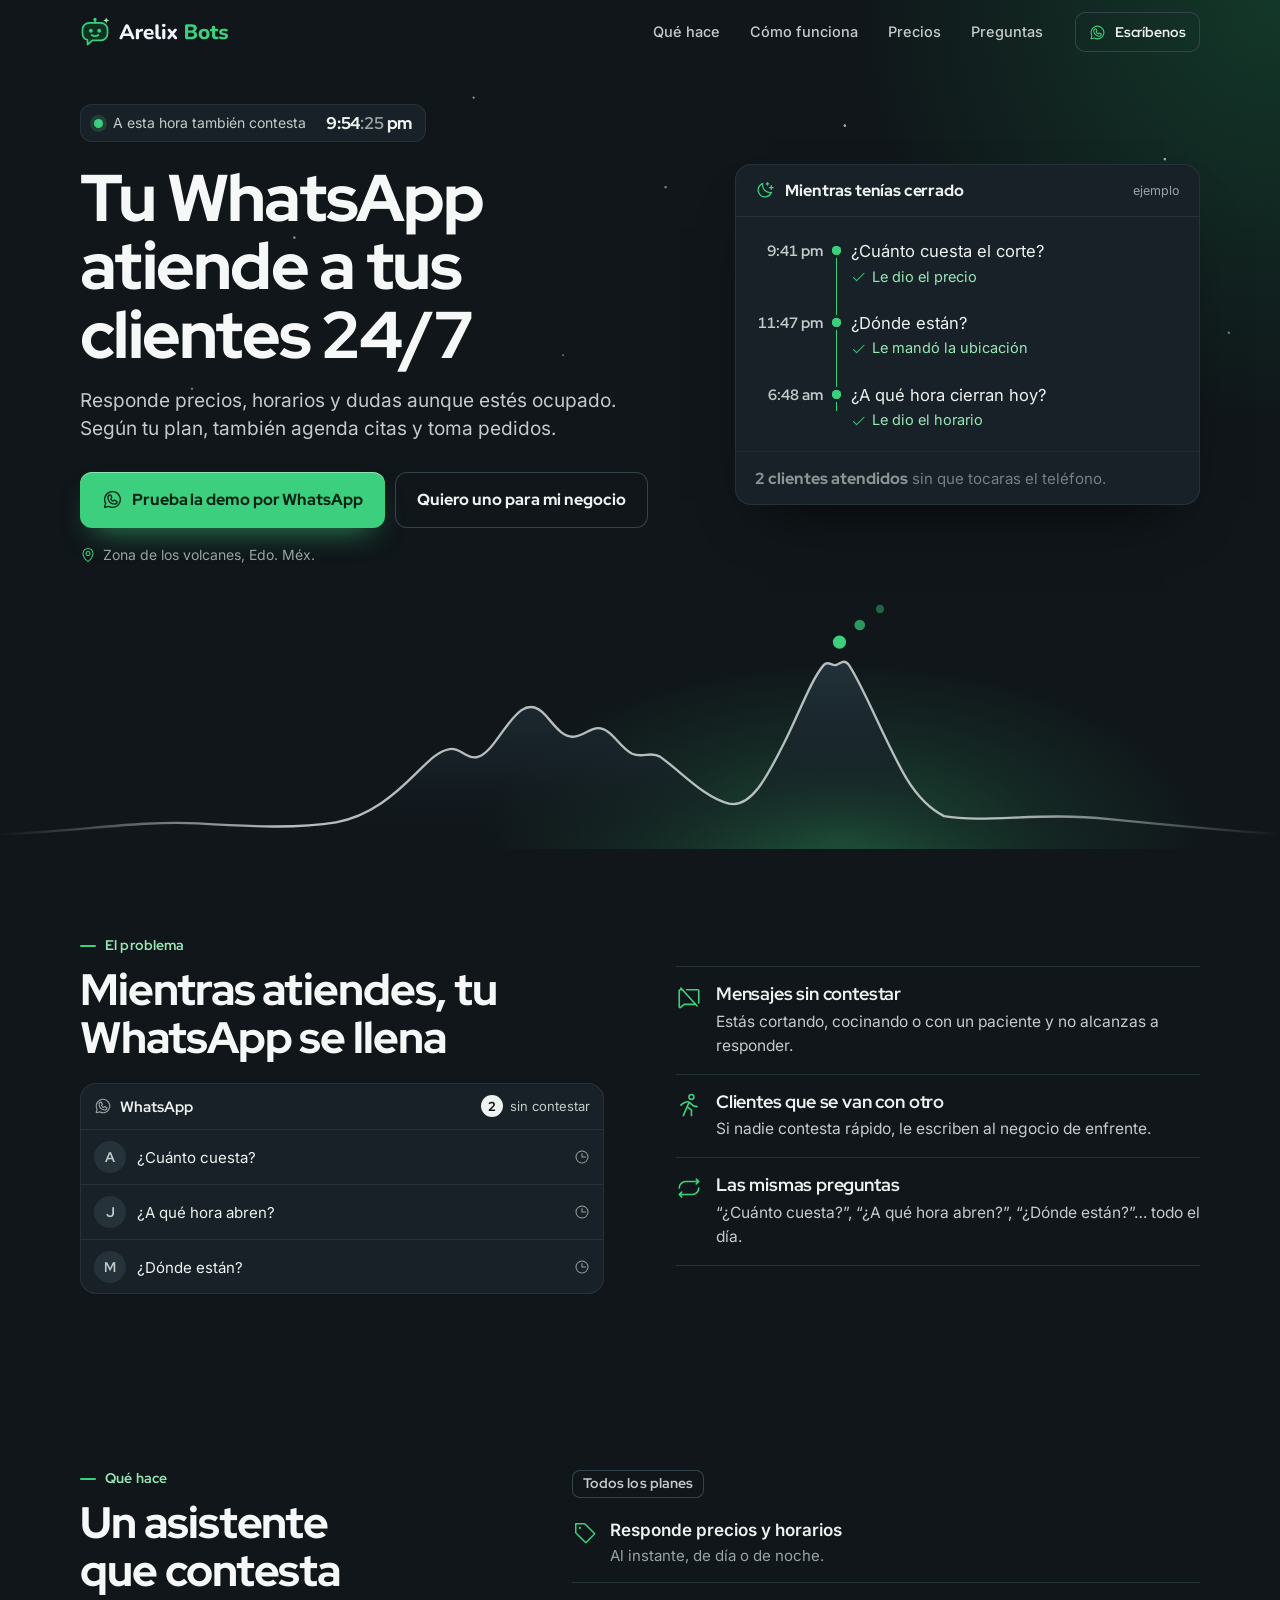
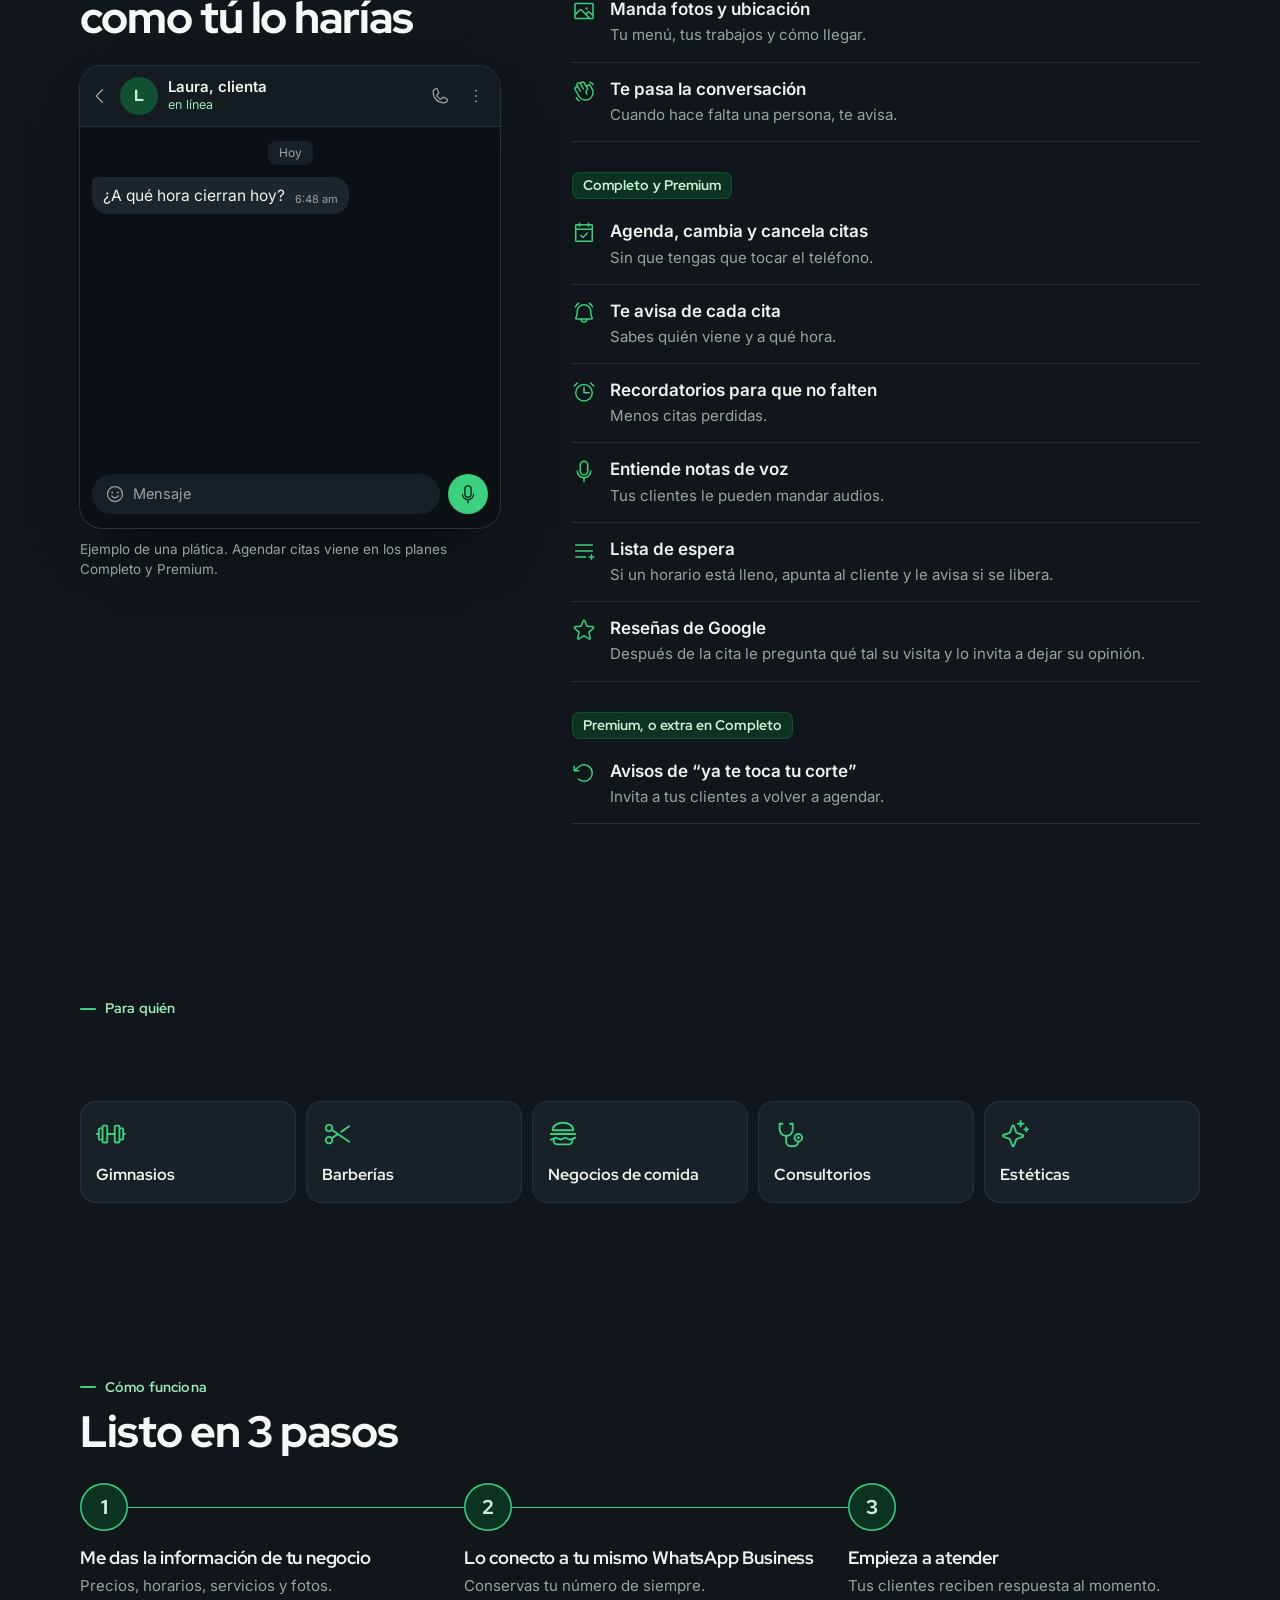
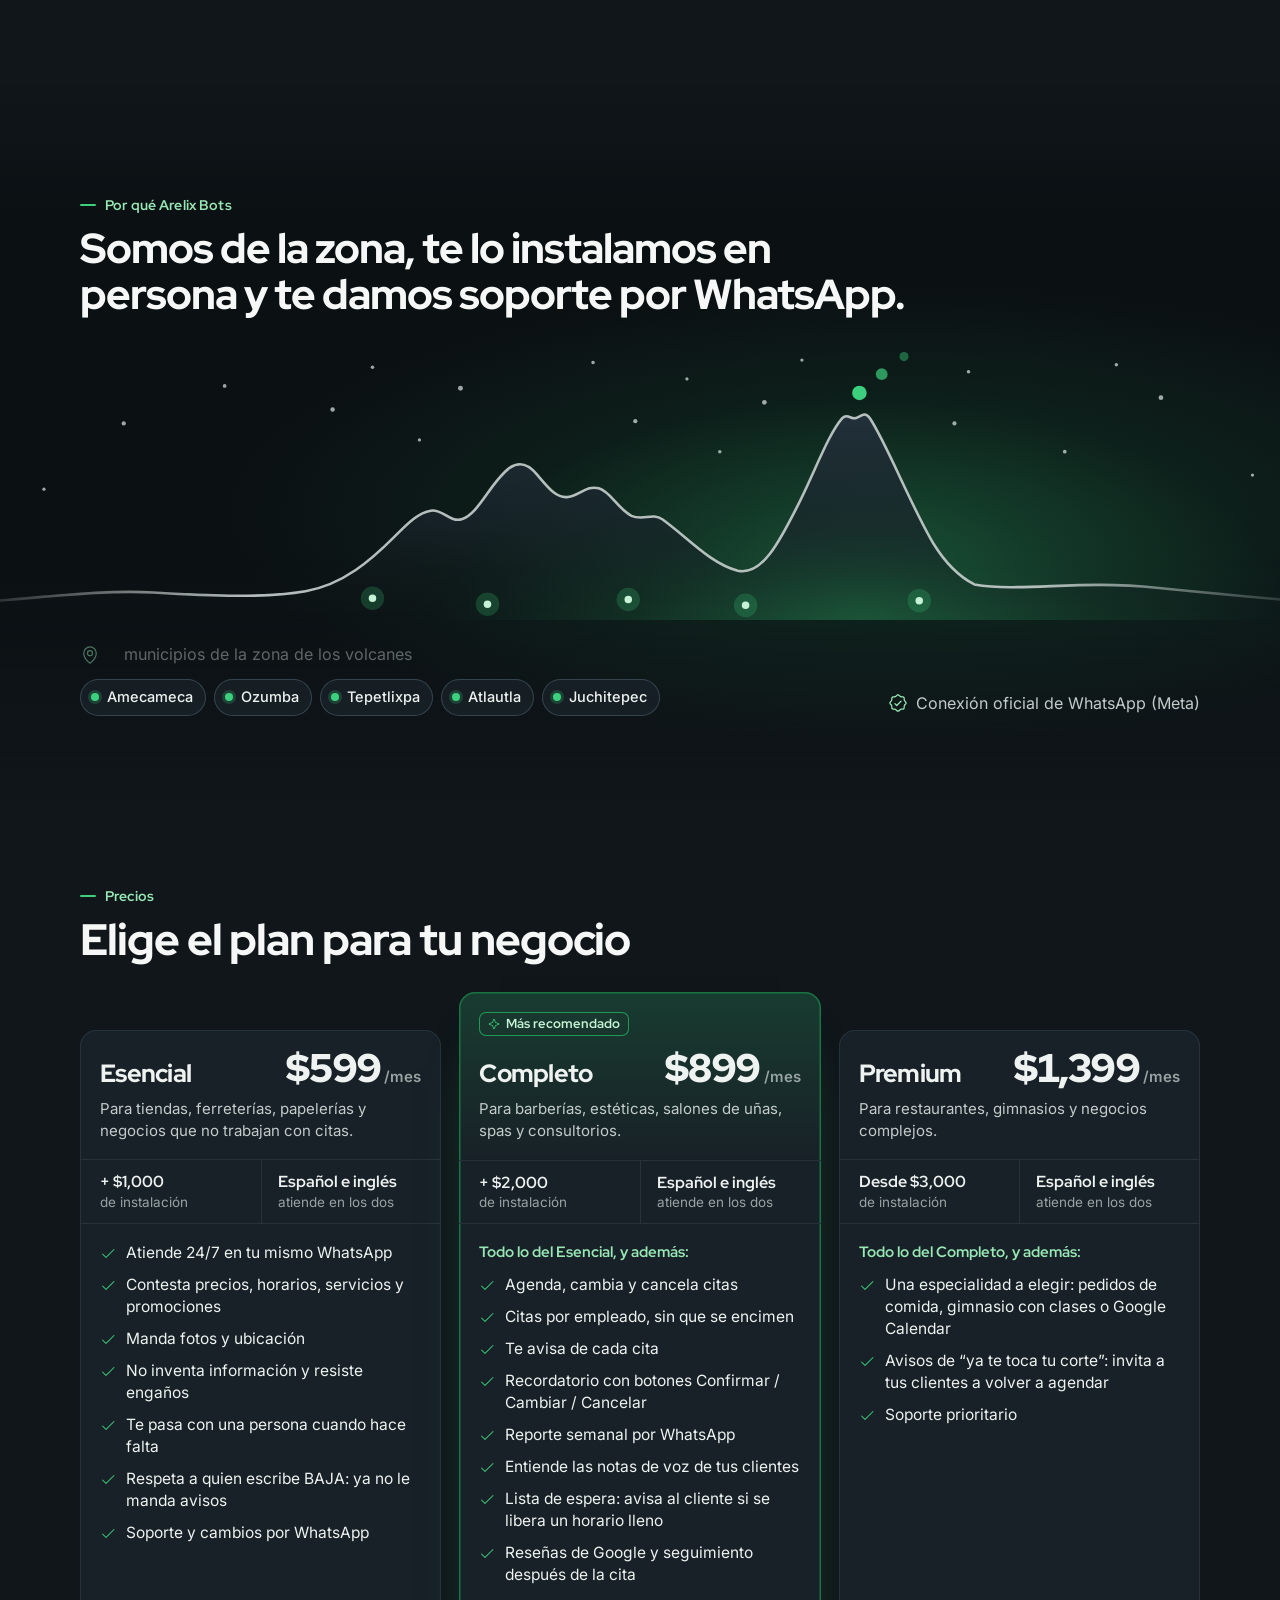
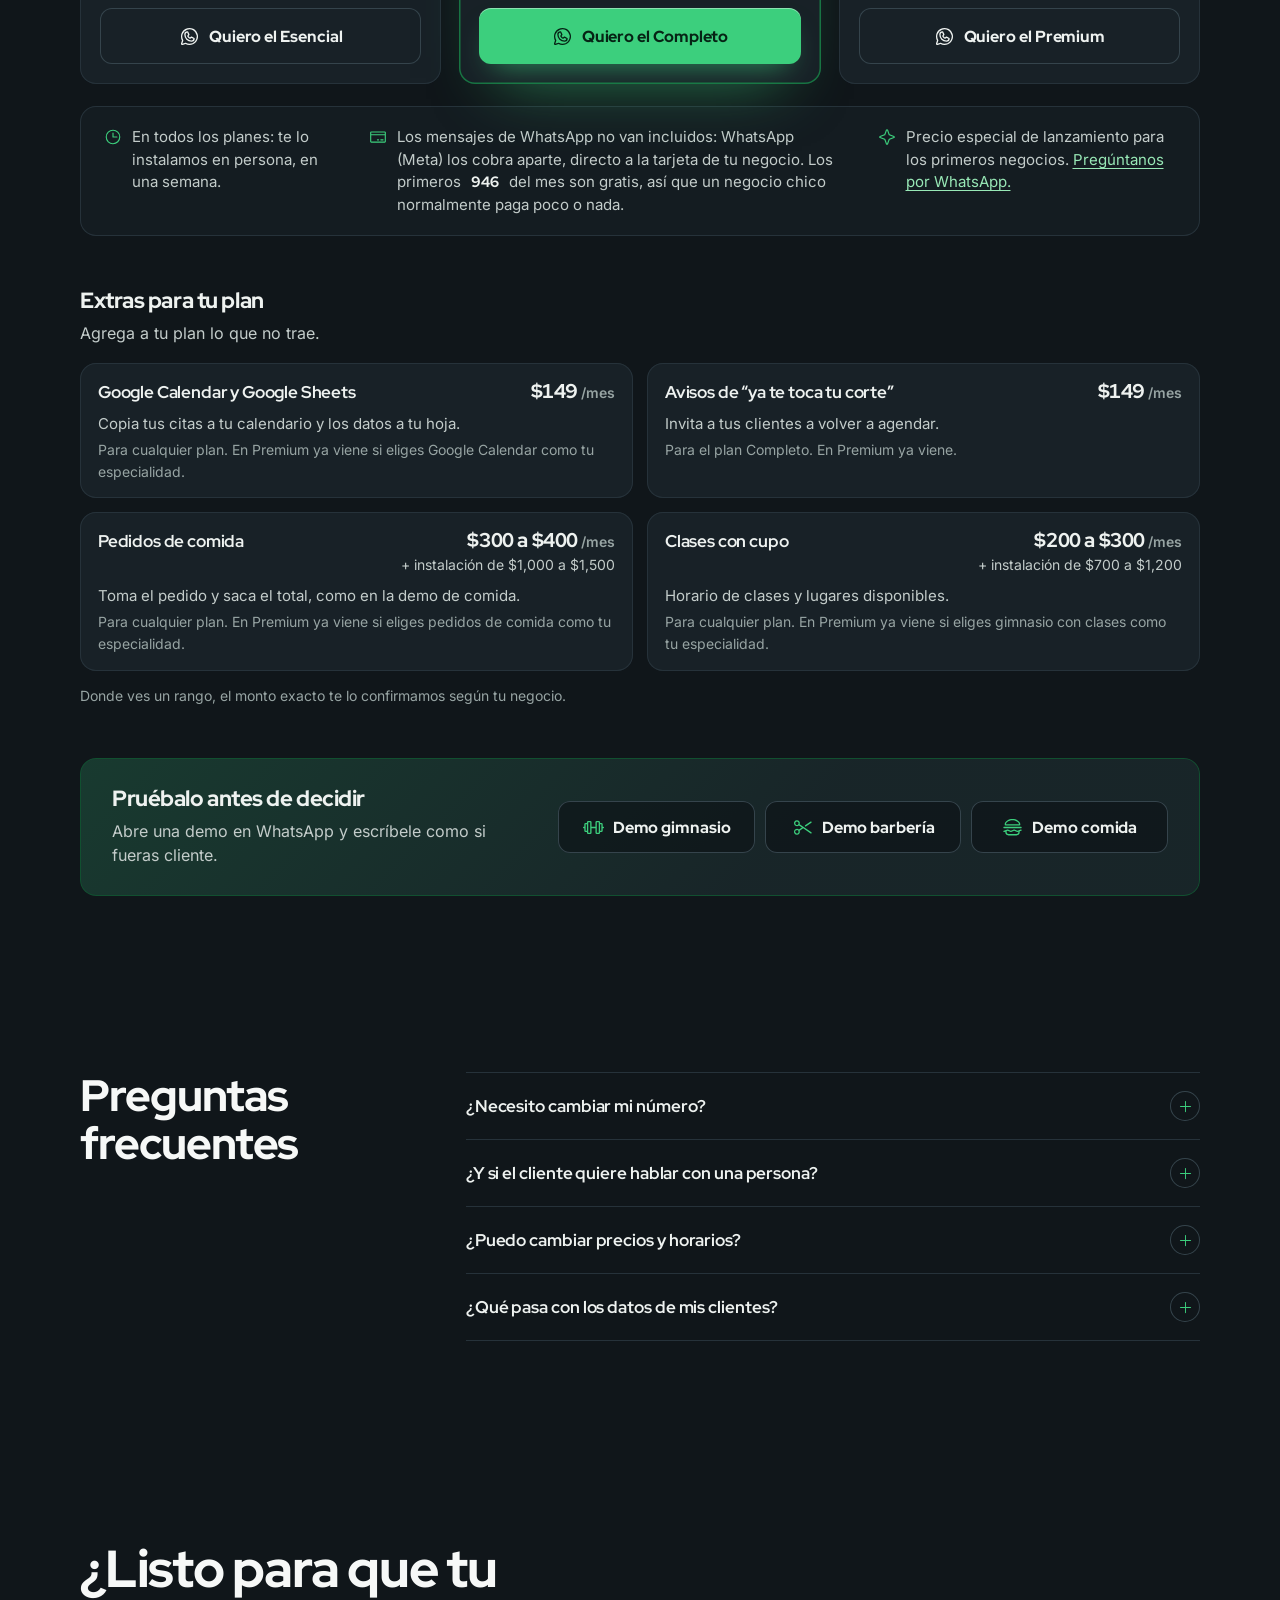
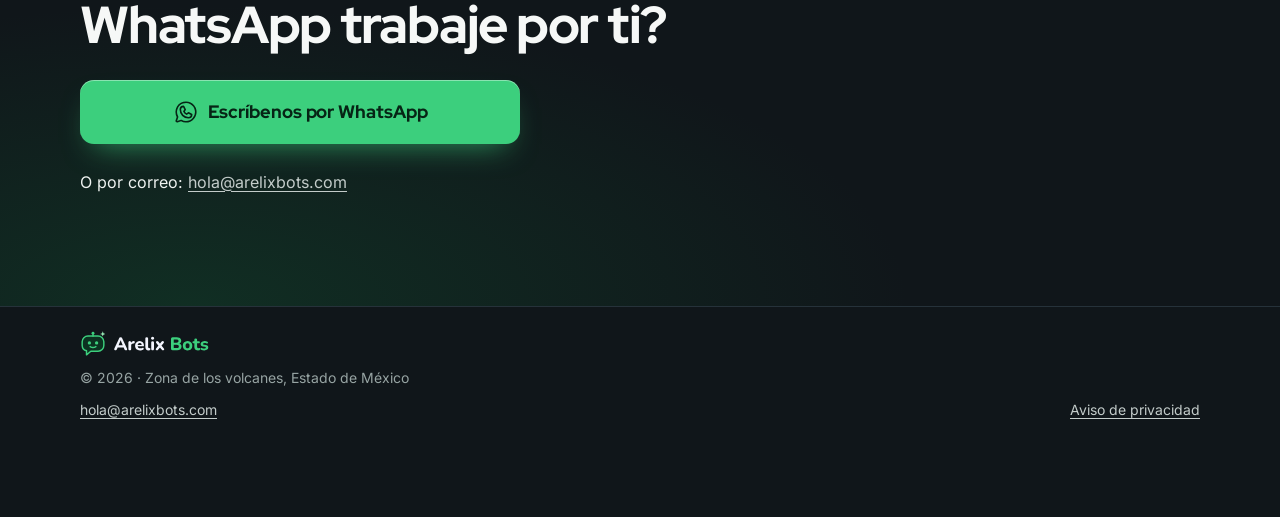
<file: index.html>
<!DOCTYPE html>
<html lang="es-MX">
<head>
<meta charset="utf-8">
<meta name="viewport" content="width=device-width, initial-scale=1">
<title>Arelix Bots · Asistentes de WhatsApp para tu negocio</title>
<meta name="description" content="Tu WhatsApp atiende a tus clientes 24/7: responde precios, horarios y dudas aunque estés ocupado. Según tu plan, también agenda citas y toma pedidos. Instalación en persona en la zona de los volcanes, Edo. Méx.">
<meta name="theme-color" content="#10161a">
<meta name="color-scheme" content="dark">
<link rel="canonical" href="https://www.arelixbots.com/">
<link rel="icon" href="favicon.svg" type="image/svg+xml">
<link rel="icon" href="favicon.ico" sizes="32x32">
<link rel="apple-touch-icon" href="apple-touch-icon.png">
<meta property="og:type" content="website">
<meta property="og:locale" content="es_MX">
<meta property="og:site_name" content="Arelix Bots">
<meta property="og:title" content="Arelix Bots · Tu WhatsApp atiende a tus clientes 24/7">
<meta property="og:description" content="Responde precios, horarios y dudas aunque estés ocupado. Según tu plan, también agenda citas y toma pedidos. Instalación en persona en la zona de los volcanes, Edo. Méx.">
<meta property="og:url" content="https://www.arelixbots.com/">
<meta property="og:image" content="https://www.arelixbots.com/og-image.png">
<meta property="og:image:width" content="1200">
<meta property="og:image:height" content="630">
<meta property="og:image:alt" content="Arelix Bots: tu WhatsApp atiende a tus clientes 24/7">
<meta name="twitter:card" content="summary_large_image">
<link rel="preload" href="assets/fonts/red-hat-display-latin.woff2" as="font" type="font/woff2" crossorigin>
<link rel="preload" href="assets/fonts/inter-latin.woff2" as="font" type="font/woff2" crossorigin>
<link rel="stylesheet" href="assets/css/styles.css?v=3">
<!-- Las animaciones solo se preparan si el celular las permite; si el archivo de abajo no carga, la página se queda completa y quieta. -->
<script>!function(d,w){try{if('IntersectionObserver'in w&&!w.matchMedia('(prefers-reduced-motion: reduce)').matches){d.classList.add('anim');w.__arelix=setTimeout(function(){d.classList.remove('anim')},6000)}}catch(e){}}(document.documentElement,window)</script>
<script src="assets/js/main.js?v=3" defer onerror="document.documentElement.classList.remove('anim')"></script>
</head>
<body>
<svg class="sprite" aria-hidden="true" focusable="false" width="0" height="0"><defs><linearGradient id="g-linea" gradientUnits="userSpaceOnUse" x1="0" y1="0" x2="1200" y2="0"><stop offset="0" stop-color="#c3ccca" stop-opacity="0"/><stop offset=".22" stop-color="#c3ccca" stop-opacity=".92"/><stop offset=".78" stop-color="#c3ccca" stop-opacity=".92"/><stop offset="1" stop-color="#c3ccca" stop-opacity="0"/></linearGradient><linearGradient id="g-falda" x1="0" y1="0" x2="0" y2="1"><stop offset="0" stop-color="#22313a"/><stop offset=".55" stop-color="#18232a" stop-opacity=".7"/><stop offset="1" stop-color="#10161a" stop-opacity="0"/></linearGradient><radialGradient id="g-alba"><stop offset="0" stop-color="#3ccf7d" stop-opacity=".3"/><stop offset=".55" stop-color="#3ccf7d" stop-opacity=".1"/><stop offset="1" stop-color="#3ccf7d" stop-opacity="0"/></radialGradient><path id="cresta" pathLength="1" d="M0 226C70 224 130 213 185 216C235 219 280 221 315 215C347.2 209.2 370.5 188.7 391 168.2C402.7 156.5 411.5 147.8 421.7 146.3C431.9 144.8 437.8 156.5 448 153.6C462.6 149.2 472.8 121.5 488.9 109.8C497.7 103.9 505 106.8 512.3 115.6C521.1 125.8 528.4 136.1 538.6 134.6C548.8 133.2 554.7 124.4 564.9 127.3C575.1 130.2 581 144.8 592.7 150.7C602.9 155.1 610.2 147.8 619 153.6C639.5 168.2 659.9 191.6 683.3 197.5C703.8 201.8 718.4 174.1 735.9 139C749.1 112.7 760.8 80.5 772.4 67.4C776.8 63 779.8 68.8 784.1 67.4C788.5 65.9 791.4 61.5 795.8 67.4C810.4 89.3 829.4 139 849.9 174.1C861.6 193.1 873.3 203.3 885 209.2C925 216 975 205 1040 212C1100 218 1150 223 1200 226"/><path id="falda" d="M0 226C70 224 130 213 185 216C235 219 280 221 315 215C347.2 209.2 370.5 188.7 391 168.2C402.7 156.5 411.5 147.8 421.7 146.3C431.9 144.8 437.8 156.5 448 153.6C462.6 149.2 472.8 121.5 488.9 109.8C497.7 103.9 505 106.8 512.3 115.6C521.1 125.8 528.4 136.1 538.6 134.6C548.8 133.2 554.7 124.4 564.9 127.3C575.1 130.2 581 144.8 592.7 150.7C602.9 155.1 610.2 147.8 619 153.6C639.5 168.2 659.9 191.6 683.3 197.5C703.8 201.8 718.4 174.1 735.9 139C749.1 112.7 760.8 80.5 772.4 67.4C776.8 63 779.8 68.8 784.1 67.4C788.5 65.9 791.4 61.5 795.8 67.4C810.4 89.3 829.4 139 849.9 174.1C861.6 193.1 873.3 203.3 885 209.2C925 216 975 205 1040 212C1100 218 1150 223 1200 226V240H0Z"/></defs><symbol id="logo" viewBox="0 0 178.9 36"><path d="M11 7h14a8 8 0 0 1 8 8v5a8 8 0 0 1-8 8H15l-6 5v-5.6A8 8 0 0 1 3 20v-5a8 8 0 0 1 8-8z" fill="#0c3221" stroke="#3ccf7d" stroke-width="2" stroke-linejoin="round"/><path d="M18 7V4" stroke="#3ccf7d" stroke-width="2" stroke-linecap="round"/><circle cx="18" cy="3" r="2" fill="#3ccf7d"/><circle cx="13" cy="16.5" r="2.3" fill="#3ccf7d"/><circle cx="23" cy="16.5" r="2.3" fill="#3ccf7d"/><path d="M14 21.6q4 2.8 8 0" stroke="#3ccf7d" stroke-width="2" fill="none" stroke-linecap="round"/><path d="M31.5.5l1 2.6 2.6 1-2.6 1-1 2.6-1-2.6-2.6-1 2.6-1z" fill="#98e8b6"/><path fill="#f3f5fe" d="M49.08 26.8Q48.38 26.8 47.94 26.47Q47.49 26.15 47.39 25.6Q47.29 25.04 47.6 24.35L54.07 10.22Q54.46 9.36 55.02 8.98Q55.58 8.6 56.31 8.6Q57.02 8.6 57.58 8.98Q58.14 9.36 58.53 10.22L65.02 24.35Q65.35 25.05 65.25 25.61Q65.16 26.17 64.73 26.49Q64.3 26.8 63.63 26.8Q62.78 26.8 62.32 26.4Q61.85 26 61.48 25.14L59.98 21.65L61.55 22.72H51.03L52.6 21.65L51.11 25.14Q50.73 26.02 50.31 26.41Q49.9 26.8 49.08 26.8ZM56.26 12.97 53.03 20.67 52.34 19.67H60.23L59.56 20.67L56.31 12.97ZM68.95 26.8Q68 26.8 67.5 26.3Q67 25.8 67 24.86V15.92Q67 14.98 67.48 14.49Q67.97 14 68.86 14Q69.75 14 70.23 14.49Q70.71 14.98 70.71 15.92V17.23H70.46Q70.76 15.72 71.8 14.89Q72.84 14.05 74.48 13.95Q75.1 13.92 75.44 14.27Q75.78 14.62 75.82 15.47Q75.85 16.24 75.49 16.7Q75.13 17.16 74.27 17.25L73.7 17.3Q72.26 17.43 71.57 18.14Q70.87 18.85 70.87 20.17V24.86Q70.87 25.8 70.38 26.3Q69.89 26.8 68.95 26.8ZM83.31 26.85Q81.13 26.85 79.55 26.06Q77.98 25.27 77.12 23.82Q76.27 22.37 76.27 20.4Q76.27 18.48 77.09 17.04Q77.91 15.6 79.35 14.77Q80.79 13.95 82.62 13.95Q83.97 13.95 85.06 14.39Q86.14 14.83 86.92 15.65Q87.69 16.47 88.1 17.64Q88.51 18.81 88.51 20.26Q88.51 20.74 88.21 20.98Q87.91 21.22 87.32 21.22H79.41V19.25H85.76L85.36 19.6Q85.36 18.56 85.06 17.87Q84.76 17.18 84.19 16.83Q83.63 16.47 82.79 16.47Q81.86 16.47 81.2 16.9Q80.54 17.33 80.19 18.13Q79.85 18.93 79.85 20.08V20.28Q79.85 22.21 80.73 23.11Q81.61 24 83.39 24Q84 24 84.77 23.86Q85.55 23.71 86.24 23.38Q86.83 23.1 87.27 23.19Q87.71 23.29 87.97 23.61Q88.22 23.93 88.26 24.36Q88.29 24.79 88.07 25.21Q87.84 25.63 87.33 25.9Q86.45 26.38 85.38 26.61Q84.31 26.85 83.31 26.85ZM94.94 26.85Q92.69 26.85 91.58 25.6Q90.48 24.35 90.48 21.88V10.52Q90.48 9.58 90.97 9.09Q91.46 8.6 92.38 8.6Q93.29 8.6 93.79 9.09Q94.29 9.58 94.29 10.52V21.74Q94.29 22.78 94.72 23.27Q95.15 23.76 95.89 23.76Q96.09 23.76 96.27 23.74Q96.46 23.71 96.65 23.7Q97.05 23.66 97.21 23.94Q97.38 24.23 97.38 25.1Q97.38 25.85 97.08 26.25Q96.78 26.64 96.13 26.75Q95.9 26.77 95.57 26.81Q95.24 26.85 94.94 26.85ZM100.52 26.78Q99.6 26.78 99.11 26.24Q98.62 25.7 98.62 24.71V16.09Q98.62 15.08 99.11 14.55Q99.6 14.02 100.52 14.02Q101.43 14.02 101.93 14.55Q102.43 15.08 102.43 16.09V24.71Q102.43 25.7 101.94 26.24Q101.45 26.78 100.52 26.78ZM100.52 11.95Q99.48 11.95 98.91 11.45Q98.34 10.95 98.34 10.04Q98.34 9.12 98.91 8.63Q99.48 8.13 100.52 8.13Q101.57 8.13 102.13 8.63Q102.69 9.12 102.69 10.04Q102.69 10.95 102.13 11.45Q101.57 11.95 100.52 11.95ZM106.41 26.75Q105.73 26.75 105.29 26.36Q104.86 25.97 104.85 25.37Q104.84 24.77 105.34 24.13L109.25 19.34V21.07L105.62 16.62Q105.09 15.97 105.12 15.37Q105.14 14.77 105.57 14.39Q106 14 106.69 14Q107.39 14 107.84 14.23Q108.3 14.47 108.69 14.98L111.38 18.45H110.05L112.76 14.98Q113.17 14.47 113.62 14.23Q114.07 14 114.74 14Q115.45 14 115.87 14.4Q116.29 14.79 116.31 15.39Q116.32 15.99 115.79 16.64L112.17 21.06V19.36L116.09 24.13Q116.63 24.75 116.6 25.35Q116.57 25.96 116.14 26.35Q115.7 26.75 114.99 26.75Q114.32 26.75 113.87 26.51Q113.43 26.28 113.01 25.76L110.05 22.02H111.34L108.39 25.76Q107.99 26.25 107.55 26.5Q107.11 26.75 106.41 26.75Z"/><path fill="#3ccf7d" d="M128.1 26.58Q127.1 26.58 126.58 26.05Q126.05 25.52 126.05 24.53V10.87Q126.05 9.87 126.58 9.34Q127.1 8.81 128.1 8.81H134.2Q136.09 8.81 137.42 9.37Q138.74 9.93 139.45 10.96Q140.15 12 140.15 13.42Q140.15 15.01 139.23 16.12Q138.32 17.22 136.75 17.61V17.22Q138.59 17.53 139.6 18.66Q140.61 19.79 140.61 21.58Q140.61 23.93 138.97 25.25Q137.34 26.58 134.47 26.58ZM129.79 23.67H133.95Q135.46 23.67 136.16 23.09Q136.86 22.51 136.86 21.35Q136.86 20.17 136.16 19.59Q135.46 19.02 133.95 19.02H129.79ZM129.79 16.11H133.51Q134.98 16.11 135.69 15.56Q136.39 15.02 136.39 13.91Q136.39 12.81 135.69 12.27Q134.98 11.72 133.51 11.72H129.79ZM148.94 26.85Q146.96 26.85 145.48 26.07Q144.01 25.29 143.19 23.83Q142.37 22.37 142.37 20.39Q142.37 18.9 142.83 17.71Q143.3 16.53 144.16 15.68Q145.03 14.83 146.24 14.39Q147.45 13.95 148.94 13.95Q150.94 13.95 152.41 14.73Q153.88 15.51 154.69 16.96Q155.51 18.4 155.51 20.39Q155.51 21.88 155.05 23.08Q154.59 24.27 153.72 25.12Q152.85 25.97 151.64 26.41Q150.43 26.85 148.94 26.85ZM148.94 24Q149.76 24 150.37 23.61Q150.99 23.22 151.33 22.42Q151.68 21.62 151.68 20.39Q151.68 18.54 150.92 17.67Q150.16 16.79 148.94 16.79Q148.14 16.79 147.52 17.18Q146.9 17.57 146.55 18.36Q146.2 19.16 146.2 20.39Q146.2 22.22 146.96 23.11Q147.72 24 148.94 24ZM163.53 26.85Q161.78 26.85 160.62 26.28Q159.45 25.71 158.89 24.59Q158.32 23.47 158.32 21.8V17.04H157.24Q156.53 17.04 156.15 16.67Q155.76 16.3 155.76 15.63Q155.76 14.94 156.15 14.58Q156.53 14.22 157.24 14.22H158.32V12.28Q158.32 11.34 158.82 10.85Q159.32 10.36 160.23 10.36Q161.15 10.36 161.64 10.85Q162.13 11.34 162.13 12.28V14.22H164.5Q165.21 14.22 165.6 14.58Q165.98 14.94 165.98 15.63Q165.98 16.3 165.6 16.67Q165.21 17.04 164.5 17.04H162.13V21.64Q162.13 22.7 162.61 23.23Q163.1 23.75 164.17 23.75Q164.56 23.75 164.89 23.68Q165.22 23.6 165.48 23.59Q165.83 23.56 166.06 23.8Q166.29 24.04 166.29 24.83Q166.29 25.46 166.1 25.91Q165.9 26.36 165.4 26.55Q165.05 26.67 164.49 26.76Q163.92 26.85 163.53 26.85ZM172.12 26.85Q171.02 26.85 169.84 26.65Q168.67 26.45 167.72 25.97Q167.21 25.71 166.99 25.33Q166.78 24.94 166.8 24.53Q166.83 24.12 167.07 23.81Q167.3 23.49 167.69 23.37Q168.09 23.25 168.57 23.45Q169.59 23.88 170.46 24.06Q171.32 24.24 172.14 24.24Q173.22 24.24 173.72 23.89Q174.22 23.55 174.22 22.99Q174.22 22.51 173.89 22.25Q173.56 22 172.93 21.88L170.27 21.41Q168.71 21.13 167.87 20.27Q167.03 19.41 167.03 18.03Q167.03 16.77 167.74 15.86Q168.44 14.95 169.68 14.45Q170.93 13.95 172.53 13.95Q173.66 13.95 174.61 14.16Q175.56 14.37 176.46 14.82Q176.92 15.04 177.1 15.41Q177.28 15.79 177.22 16.2Q177.15 16.6 176.91 16.93Q176.66 17.25 176.26 17.35Q175.87 17.46 175.36 17.25Q174.56 16.88 173.87 16.72Q173.19 16.56 172.58 16.56Q171.44 16.56 170.93 16.92Q170.42 17.27 170.42 17.84Q170.42 18.26 170.72 18.55Q171.01 18.84 171.62 18.94L174.27 19.41Q175.9 19.7 176.76 20.52Q177.61 21.34 177.61 22.74Q177.61 24.68 176.11 25.76Q174.61 26.85 172.12 26.85Z"/></symbol><symbol id="i-alarm" viewBox="0 0 256 256"><path d="M128,40a96,96,0,1,0,96,96A96.11,96.11,0,0,0,128,40Zm0,176a80,80,0,1,1,80-80A80.09,80.09,0,0,1,128,216ZM61.66,37.66l-32,32A8,8,0,0,1,18.34,58.34l32-32A8,8,0,0,1,61.66,37.66Zm176,32a8,8,0,0,1-11.32,0l-32-32a8,8,0,0,1,11.32-11.32l32,32A8,8,0,0,1,237.66,69.66ZM184,128a8,8,0,0,1,0,16H128a8,8,0,0,1-8-8V80a8,8,0,0,1,16,0v48Z"/></symbol><symbol id="i-arrow-counter-clockwise" viewBox="0 0 256 256"><path d="M224,128a96,96,0,0,1-94.71,96H128A95.38,95.38,0,0,1,62.1,197.8a8,8,0,0,1,11-11.63A80,80,0,1,0,71.43,71.39a3.07,3.07,0,0,1-.26.25L44.59,96H72a8,8,0,0,1,0,16H24a8,8,0,0,1-8-8V56a8,8,0,0,1,16,0V85.8L60.25,60A96,96,0,0,1,224,128Z"/></symbol><symbol id="i-barbell" viewBox="0 0 256 256"><path d="M248,120h-8V88a16,16,0,0,0-16-16H208V64a16,16,0,0,0-16-16H168a16,16,0,0,0-16,16v56H104V64A16,16,0,0,0,88,48H64A16,16,0,0,0,48,64v8H32A16,16,0,0,0,16,88v32H8a8,8,0,0,0,0,16h8v32a16,16,0,0,0,16,16H48v8a16,16,0,0,0,16,16H88a16,16,0,0,0,16-16V136h48v56a16,16,0,0,0,16,16h24a16,16,0,0,0,16-16v-8h16a16,16,0,0,0,16-16V136h8a8,8,0,0,0,0-16ZM32,168V88H48v80Zm56,24H64V64H88V192Zm104,0H168V64h24V175.82c0,.06,0,.12,0,.18s0,.12,0,.18V192Zm32-24H208V88h16Z"/></symbol><symbol id="i-bell-ringing" viewBox="0 0 256 256"><path d="M224,71.1a8,8,0,0,1-10.78-3.42,94.13,94.13,0,0,0-33.46-36.91,8,8,0,1,1,8.54-13.54,111.46,111.46,0,0,1,39.12,43.09A8,8,0,0,1,224,71.1ZM35.71,72a8,8,0,0,0,7.1-4.32A94.13,94.13,0,0,1,76.27,30.77a8,8,0,1,0-8.54-13.54A111.46,111.46,0,0,0,28.61,60.32,8,8,0,0,0,35.71,72Zm186.1,103.94A16,16,0,0,1,208,200H167.2a40,40,0,0,1-78.4,0H48a16,16,0,0,1-13.79-24.06C43.22,160.39,48,138.28,48,112a80,80,0,0,1,160,0C208,138.27,212.78,160.38,221.81,175.94ZM150.62,200H105.38a24,24,0,0,0,45.24,0ZM208,184c-10.64-18.27-16-42.49-16-72a64,64,0,0,0-128,0c0,29.52-5.38,53.74-16,72Z"/></symbol><symbol id="i-calendar-check" viewBox="0 0 256 256"><path d="M208,32H184V24a8,8,0,0,0-16,0v8H88V24a8,8,0,0,0-16,0v8H48A16,16,0,0,0,32,48V208a16,16,0,0,0,16,16H208a16,16,0,0,0,16-16V48A16,16,0,0,0,208,32ZM72,48v8a8,8,0,0,0,16,0V48h80v8a8,8,0,0,0,16,0V48h24V80H48V48ZM208,208H48V96H208V208Zm-38.34-85.66a8,8,0,0,1,0,11.32l-48,48a8,8,0,0,1-11.32,0l-24-24a8,8,0,0,1,11.32-11.32L116,164.69l42.34-42.35A8,8,0,0,1,169.66,122.34Z"/></symbol><symbol id="i-caret-left" viewBox="0 0 256 256"><path d="M165.66,202.34a8,8,0,0,1-11.32,11.32l-80-80a8,8,0,0,1,0-11.32l80-80a8,8,0,0,1,11.32,11.32L91.31,128Z"/></symbol><symbol id="i-chat-slash" viewBox="0 0 256 256"><path d="M53.92,34.62A8,8,0,1,0,42.08,45.38L44.46,48H40A16,16,0,0,0,24,64V224a15.85,15.85,0,0,0,9.24,14.5A16.13,16.13,0,0,0,40,240a15.94,15.94,0,0,0,10.26-3.78l.08-.07L83,208H189.92l12.16,13.38a8,8,0,1,0,11.84-10.76ZM80,192a8,8,0,0,0-5.23,1.95L40,224V64H59L175.37,192ZM232,64V186a8,8,0,0,1-16,0V64H105.79a8,8,0,0,1,0-16H216A16,16,0,0,1,232,64Z"/></symbol><symbol id="i-check" viewBox="0 0 256 256"><path d="M229.66,77.66l-128,128a8,8,0,0,1-11.32,0l-56-56a8,8,0,0,1,11.32-11.32L96,188.69,218.34,66.34a8,8,0,0,1,11.32,11.32Z"/></symbol><symbol id="i-checks" viewBox="0 0 256 256"><path d="M149.61,85.71l-89.6,88a8,8,0,0,1-11.22,0L10.39,136a8,8,0,1,1,11.22-11.41L54.4,156.79l84-82.5a8,8,0,1,1,11.22,11.42Zm96.1-11.32a8,8,0,0,0-11.32-.1l-84,82.5-18.83-18.5a8,8,0,0,0-11.21,11.42l24.43,24a8,8,0,0,0,11.22,0l89.6-88A8,8,0,0,0,245.71,74.39Z"/></symbol><symbol id="i-clock" viewBox="0 0 256 256"><path d="M128,24A104,104,0,1,0,232,128,104.11,104.11,0,0,0,128,24Zm0,192a88,88,0,1,1,88-88A88.1,88.1,0,0,1,128,216Zm64-88a8,8,0,0,1-8,8H128a8,8,0,0,1-8-8V72a8,8,0,0,1,16,0v48h48A8,8,0,0,1,192,128Z"/></symbol><symbol id="i-credit-card" viewBox="0 0 256 256"><path d="M224,48H32A16,16,0,0,0,16,64V192a16,16,0,0,0,16,16H224a16,16,0,0,0,16-16V64A16,16,0,0,0,224,48Zm0,16V88H32V64Zm0,128H32V104H224v88Zm-16-24a8,8,0,0,1-8,8H168a8,8,0,0,1,0-16h32A8,8,0,0,1,208,168Zm-64,0a8,8,0,0,1-8,8H120a8,8,0,0,1,0-16h16A8,8,0,0,1,144,168Z"/></symbol><symbol id="i-dots-three-vertical" viewBox="0 0 256 256"><path d="M140,128a12,12,0,1,1-12-12A12,12,0,0,1,140,128ZM128,72a12,12,0,1,0-12-12A12,12,0,0,0,128,72Zm0,112a12,12,0,1,0,12,12A12,12,0,0,0,128,184Z"/></symbol><symbol id="i-hamburger" viewBox="0 0 256 256"><path d="M48.07,104H207.93a16,16,0,0,0,15.72-19.38C216.22,49.5,176,24,128,24S39.78,49.5,32.35,84.62A16,16,0,0,0,48.07,104ZM128,40c39.82,0,74.21,20.61,79.93,48H48.07L48,87.93C53.79,60.61,88.18,40,128,40ZM229.26,152.48l-41.13,15L151,152.57a8,8,0,0,0-5.94,0l-37,14.81L71,152.57a8,8,0,0,0-5.7-.09l-44,16a8,8,0,0,0,5.47,15L40,178.69V184a40,40,0,0,0,40,40h96a40,40,0,0,0,40-40v-9.67l18.73-6.81a8,8,0,1,0-5.47-15ZM200,184a24,24,0,0,1-24,24H80a24,24,0,0,1-24-24V172.88l11.87-4.32L105,183.43a8,8,0,0,0,5.94,0l37-14.81,37,14.81a8,8,0,0,0,5.7.09l9.27-3.37ZM16,128a8,8,0,0,1,8-8H232a8,8,0,0,1,0,16H24A8,8,0,0,1,16,128Z"/></symbol><symbol id="i-hand-waving" viewBox="0 0 256 256"><path d="M220.17,100,202.86,70a28,28,0,0,0-38.24-10.25,27.69,27.69,0,0,0-9,8.34L138.2,38a28,28,0,0,0-48.48,0A28,28,0,0,0,48.15,74l1.59,2.76A27.67,27.67,0,0,0,38,80.41a28,28,0,0,0-10.24,38.25l40,69.32a87.47,87.47,0,0,0,53.43,41,88.56,88.56,0,0,0,22.92,3,88,88,0,0,0,76.06-132Zm-6.66,62.64A72,72,0,0,1,81.62,180l-40-69.32a12,12,0,0,1,20.78-12L81.63,132a8,8,0,1,0,13.85-8L62,66A12,12,0,1,1,82.78,54L114,108a8,8,0,1,0,13.85-8L103.57,58h0a12,12,0,1,1,20.78-12l33.42,57.9a48,48,0,0,0-5.54,60.6,8,8,0,0,0,13.24-9A32,32,0,0,1,172.78,112a8,8,0,0,0,2.13-10.4L168.23,90A12,12,0,1,1,189,78l17.31,30A71.56,71.56,0,0,1,213.51,162.62ZM184.25,31.71A8,8,0,0,1,194,26a59.62,59.62,0,0,1,36.53,28l.33.57a8,8,0,1,1-13.85,8l-.33-.57a43.67,43.67,0,0,0-26.8-20.5A8,8,0,0,1,184.25,31.71ZM80.89,237a8,8,0,0,1-11.23,1.33A119.56,119.56,0,0,1,40.06,204a8,8,0,0,1,13.86-8,103.67,103.67,0,0,0,25.64,29.72A8,8,0,0,1,80.89,237Z"/></symbol><symbol id="i-image" viewBox="0 0 256 256"><path d="M216,40H40A16,16,0,0,0,24,56V200a16,16,0,0,0,16,16H216a16,16,0,0,0,16-16V56A16,16,0,0,0,216,40Zm0,16V158.75l-26.07-26.06a16,16,0,0,0-22.63,0l-20,20-44-44a16,16,0,0,0-22.62,0L40,149.37V56ZM40,172l52-52,80,80H40Zm176,28H194.63l-36-36,20-20L216,181.38V200ZM144,100a12,12,0,1,1,12,12A12,12,0,0,1,144,100Z"/></symbol><symbol id="i-list-plus" viewBox="0 0 256 256"><path d="M32,64a8,8,0,0,1,8-8H216a8,8,0,0,1,0,16H40A8,8,0,0,1,32,64Zm8,72H216a8,8,0,0,0,0-16H40a8,8,0,0,0,0,16Zm104,48H40a8,8,0,0,0,0,16H144a8,8,0,0,0,0-16Zm88,0H216V168a8,8,0,0,0-16,0v16H184a8,8,0,0,0,0,16h16v16a8,8,0,0,0,16,0V200h16a8,8,0,0,0,0-16Z"/></symbol><symbol id="i-map-pin" viewBox="0 0 256 256"><path d="M128,64a40,40,0,1,0,40,40A40,40,0,0,0,128,64Zm0,64a24,24,0,1,1,24-24A24,24,0,0,1,128,128Zm0-112a88.1,88.1,0,0,0-88,88c0,31.4,14.51,64.68,42,96.25a254.19,254.19,0,0,0,41.45,38.3,8,8,0,0,0,9.18,0A254.19,254.19,0,0,0,174,200.25c27.45-31.57,42-64.85,42-96.25A88.1,88.1,0,0,0,128,16Zm0,206c-16.53-13-72-60.75-72-118a72,72,0,0,1,144,0C200,161.23,144.53,209,128,222Z"/></symbol><symbol id="i-microphone" viewBox="0 0 256 256"><path d="M128,176a48.05,48.05,0,0,0,48-48V64a48,48,0,0,0-96,0v64A48.05,48.05,0,0,0,128,176ZM96,64a32,32,0,0,1,64,0v64a32,32,0,0,1-64,0Zm40,143.6V240a8,8,0,0,1-16,0V207.6A80.11,80.11,0,0,1,48,128a8,8,0,0,1,16,0,64,64,0,0,0,128,0,8,8,0,0,1,16,0A80.11,80.11,0,0,1,136,207.6Z"/></symbol><symbol id="i-moon-stars" viewBox="0 0 256 256"><path d="M240,96a8,8,0,0,1-8,8H216v16a8,8,0,0,1-16,0V104H184a8,8,0,0,1,0-16h16V72a8,8,0,0,1,16,0V88h16A8,8,0,0,1,240,96ZM144,56h8v8a8,8,0,0,0,16,0V56h8a8,8,0,0,0,0-16h-8V32a8,8,0,0,0-16,0v8h-8a8,8,0,0,0,0,16Zm72.77,97a8,8,0,0,1,1.43,8A96,96,0,1,1,95.07,37.8a8,8,0,0,1,10.6,9.06A88.07,88.07,0,0,0,209.14,150.33,8,8,0,0,1,216.77,153Zm-19.39,14.88c-1.79.09-3.59.14-5.38.14A104.11,104.11,0,0,1,88,64c0-1.79,0-3.59.14-5.38A80,80,0,1,0,197.38,167.86Z"/></symbol><symbol id="i-person-simple-walk" viewBox="0 0 256 256"><path d="M152,80a32,32,0,1,0-32-32A32,32,0,0,0,152,80Zm0-48a16,16,0,1,1-16,16A16,16,0,0,1,152,32Zm64,112a8,8,0,0,1-8,8c-35.31,0-52.95-17.81-67.12-32.12-2.74-2.77-5.36-5.4-8-7.84l-13.43,30.88,37.2,26.57A8,8,0,0,1,160,176v56a8,8,0,0,1-16,0V180.12l-31.07-22.2L79.34,235.19A8,8,0,0,1,72,240a7.84,7.84,0,0,1-3.19-.67,8,8,0,0,1-4.15-10.52l54.08-124.37c-9.31-1.65-20.92,1.2-34.7,8.58a163.88,163.88,0,0,0-30.57,21.77,8,8,0,0,1-10.95-11.66c2.5-2.35,61.69-57.23,98.72-25.08,3.83,3.32,7.48,7,11,10.57C166.19,122.7,179.36,136,208,136A8,8,0,0,1,216,144Z"/></symbol><symbol id="i-phone" viewBox="0 0 256 256"><path d="M222.37,158.46l-47.11-21.11-.13-.06a16,16,0,0,0-15.17,1.4,8.12,8.12,0,0,0-.75.56L134.87,160c-15.42-7.49-31.34-23.29-38.83-38.51l20.78-24.71c.2-.25.39-.5.57-.77a16,16,0,0,0,1.32-15.06l0-.12L97.54,33.64a16,16,0,0,0-16.62-9.52A56.26,56.26,0,0,0,32,80c0,79.4,64.6,144,144,144a56.26,56.26,0,0,0,55.88-48.92A16,16,0,0,0,222.37,158.46ZM176,208A128.14,128.14,0,0,1,48,80,40.2,40.2,0,0,1,82.87,40a.61.61,0,0,0,0,.12l21,47L83.2,111.86a6.13,6.13,0,0,0-.57.77,16,16,0,0,0-1,15.7c9.06,18.53,27.73,37.06,46.46,46.11a16,16,0,0,0,15.75-1.14,8.44,8.44,0,0,0,.74-.56L168.89,152l47,21.05h0s.08,0,.11,0A40.21,40.21,0,0,1,176,208Z"/></symbol><symbol id="i-plus" viewBox="0 0 256 256"><path d="M224,128a8,8,0,0,1-8,8H136v80a8,8,0,0,1-16,0V136H40a8,8,0,0,1,0-16h80V40a8,8,0,0,1,16,0v80h80A8,8,0,0,1,224,128Z"/></symbol><symbol id="i-repeat" viewBox="0 0 256 256"><path d="M24,128A72.08,72.08,0,0,1,96,56H204.69L194.34,45.66a8,8,0,0,1,11.32-11.32l24,24a8,8,0,0,1,0,11.32l-24,24a8,8,0,0,1-11.32-11.32L204.69,72H96a56.06,56.06,0,0,0-56,56,8,8,0,0,1-16,0Zm200-8a8,8,0,0,0-8,8,56.06,56.06,0,0,1-56,56H51.31l10.35-10.34a8,8,0,0,0-11.32-11.32l-24,24a8,8,0,0,0,0,11.32l24,24a8,8,0,0,0,11.32-11.32L51.31,200H160a72.08,72.08,0,0,0,72-72A8,8,0,0,0,224,120Z"/></symbol><symbol id="i-scissors" viewBox="0 0 256 256"><path d="M157.73,113.13A8,8,0,0,1,159.82,102L227.48,55.7a8,8,0,0,1,9,13.21l-67.67,46.3a7.92,7.92,0,0,1-4.51,1.4A8,8,0,0,1,157.73,113.13Zm80.87,85.09a8,8,0,0,1-11.12,2.08L136,137.7,93.49,166.78a36,36,0,1,1-9-13.19L121.83,128,84.44,102.41a35.86,35.86,0,1,1,9-13.19l143,97.87A8,8,0,0,1,238.6,198.22ZM80,180a20,20,0,1,0-5.86,14.14A19.85,19.85,0,0,0,80,180ZM74.14,90.13a20,20,0,1,0-28.28,0A19.85,19.85,0,0,0,74.14,90.13Z"/></symbol><symbol id="i-seal-check" viewBox="0 0 256 256"><path d="M225.86,102.82c-3.77-3.94-7.67-8-9.14-11.57-1.36-3.27-1.44-8.69-1.52-13.94-.15-9.76-.31-20.82-8-28.51s-18.75-7.85-28.51-8c-5.25-.08-10.67-.16-13.94-1.52-3.56-1.47-7.63-5.37-11.57-9.14C146.28,23.51,138.44,16,128,16s-18.27,7.51-25.18,14.14c-3.94,3.77-8,7.67-11.57,9.14C88,40.64,82.56,40.72,77.31,40.8c-9.76.15-20.82.31-28.51,8S41,67.55,40.8,77.31c-.08,5.25-.16,10.67-1.52,13.94-1.47,3.56-5.37,7.63-9.14,11.57C23.51,109.72,16,117.56,16,128s7.51,18.27,14.14,25.18c3.77,3.94,7.67,8,9.14,11.57,1.36,3.27,1.44,8.69,1.52,13.94.15,9.76.31,20.82,8,28.51s18.75,7.85,28.51,8c5.25.08,10.67.16,13.94,1.52,3.56,1.47,7.63,5.37,11.57,9.14C109.72,232.49,117.56,240,128,240s18.27-7.51,25.18-14.14c3.94-3.77,8-7.67,11.57-9.14,3.27-1.36,8.69-1.44,13.94-1.52,9.76-.15,20.82-.31,28.51-8s7.85-18.75,8-28.51c.08-5.25.16-10.67,1.52-13.94,1.47-3.56,5.37-7.63,9.14-11.57C232.49,146.28,240,138.44,240,128S232.49,109.73,225.86,102.82Zm-11.55,39.29c-4.79,5-9.75,10.17-12.38,16.52-2.52,6.1-2.63,13.07-2.73,19.82-.1,7-.21,14.33-3.32,17.43s-10.39,3.22-17.43,3.32c-6.75.1-13.72.21-19.82,2.73-6.35,2.63-11.52,7.59-16.52,12.38S132,224,128,224s-9.15-4.92-14.11-9.69-10.17-9.75-16.52-12.38c-6.1-2.52-13.07-2.63-19.82-2.73-7-.1-14.33-.21-17.43-3.32s-3.22-10.39-3.32-17.43c-.1-6.75-.21-13.72-2.73-19.82-2.63-6.35-7.59-11.52-12.38-16.52S32,132,32,128s4.92-9.15,9.69-14.11,9.75-10.17,12.38-16.52c2.52-6.1,2.63-13.07,2.73-19.82.1-7,.21-14.33,3.32-17.43S70.51,56.9,77.55,56.8c6.75-.1,13.72-.21,19.82-2.73,6.35-2.63,11.52-7.59,16.52-12.38S124,32,128,32s9.15,4.92,14.11,9.69,10.17,9.75,16.52,12.38c6.1,2.52,13.07,2.63,19.82,2.73,7,.1,14.33.21,17.43,3.32s3.22,10.39,3.32,17.43c.1,6.75.21,13.72,2.73,19.82,2.63,6.35,7.59,11.52,12.38,16.52S224,124,224,128,219.08,137.15,214.31,142.11ZM173.66,98.34a8,8,0,0,1,0,11.32l-56,56a8,8,0,0,1-11.32,0l-24-24a8,8,0,0,1,11.32-11.32L112,148.69l50.34-50.35A8,8,0,0,1,173.66,98.34Z"/></symbol><symbol id="i-smiley" viewBox="0 0 256 256"><path d="M128,24A104,104,0,1,0,232,128,104.11,104.11,0,0,0,128,24Zm0,192a88,88,0,1,1,88-88A88.1,88.1,0,0,1,128,216ZM80,108a12,12,0,1,1,12,12A12,12,0,0,1,80,108Zm96,0a12,12,0,1,1-12-12A12,12,0,0,1,176,108Zm-1.07,48c-10.29,17.79-27.4,28-46.93,28s-36.63-10.2-46.92-28a8,8,0,1,1,13.84-8c7.47,12.91,19.21,20,33.08,20s25.61-7.1,33.07-20a8,8,0,0,1,13.86,8Z"/></symbol><symbol id="i-sparkle" viewBox="0 0 256 256"><path d="M197.58,129.06,146,110l-19-51.62a15.92,15.92,0,0,0-29.88,0L78,110l-51.62,19a15.92,15.92,0,0,0,0,29.88L78,178l19,51.62a15.92,15.92,0,0,0,29.88,0L146,178l51.62-19a15.92,15.92,0,0,0,0-29.88ZM137,164.22a8,8,0,0,0-4.74,4.74L112,223.85,91.78,169A8,8,0,0,0,87,164.22L32.15,144,87,123.78A8,8,0,0,0,91.78,119L112,64.15,132.22,119a8,8,0,0,0,4.74,4.74L191.85,144ZM144,40a8,8,0,0,1,8-8h16V16a8,8,0,0,1,16,0V32h16a8,8,0,0,1,0,16H184V64a8,8,0,0,1-16,0V48H152A8,8,0,0,1,144,40ZM248,88a8,8,0,0,1-8,8h-8v8a8,8,0,0,1-16,0V96h-8a8,8,0,0,1,0-16h8V72a8,8,0,0,1,16,0v8h8A8,8,0,0,1,248,88Z"/></symbol><symbol id="i-star" viewBox="0 0 256 256"><path d="M239.18,97.26A16.38,16.38,0,0,0,224.92,86l-59-4.76L143.14,26.15a16.36,16.36,0,0,0-30.27,0L90.11,81.23,31.08,86a16.46,16.46,0,0,0-9.37,28.86l45,38.83L53,211.75a16.38,16.38,0,0,0,24.5,17.82L128,198.49l50.53,31.08A16.4,16.4,0,0,0,203,211.75l-13.76-58.07,45-38.83A16.43,16.43,0,0,0,239.18,97.26Zm-15.34,5.47-48.7,42a8,8,0,0,0-2.56,7.91l14.88,62.8a.37.37,0,0,1-.17.48c-.18.14-.23.11-.38,0l-54.72-33.65a8,8,0,0,0-8.38,0L69.09,215.94c-.15.09-.19.12-.38,0a.37.37,0,0,1-.17-.48l14.88-62.8a8,8,0,0,0-2.56-7.91l-48.7-42c-.12-.1-.23-.19-.13-.5s.18-.27.33-.29l63.92-5.16A8,8,0,0,0,103,91.86l24.62-59.61c.08-.17.11-.25.35-.25s.27.08.35.25L153,91.86a8,8,0,0,0,6.75,4.92l63.92,5.16c.15,0,.24,0,.33.29S224,102.63,223.84,102.73Z"/></symbol><symbol id="i-star-four" viewBox="0 0 256 256"><path d="M229.5,113,166.06,89.94,143,26.5a16,16,0,0,0-30,0L89.94,89.94,26.5,113a16,16,0,0,0,0,30l63.44,23.07L113,229.5a16,16,0,0,0,30,0l23.07-63.44L229.5,143a16,16,0,0,0,0-30ZM157.08,152.3a8,8,0,0,0-4.78,4.78L128,223.9l-24.3-66.82a8,8,0,0,0-4.78-4.78L32.1,128l66.82-24.3a8,8,0,0,0,4.78-4.78L128,32.1l24.3,66.82a8,8,0,0,0,4.78,4.78L223.9,128Z"/></symbol><symbol id="i-stethoscope" viewBox="0 0 256 256"><path d="M220,160a12,12,0,1,1-12-12A12,12,0,0,1,220,160Zm-4.55,39.29A48.08,48.08,0,0,1,168,240H144a48.05,48.05,0,0,1-48-48V151.49A64,64,0,0,1,40,88V40a8,8,0,0,1,8-8H72a8,8,0,0,1,0,16H56V88a48,48,0,0,0,48.64,48c26.11-.34,47.36-22.25,47.36-48.83V48H136a8,8,0,0,1,0-16h24a8,8,0,0,1,8,8V87.17c0,32.84-24.53,60.29-56,64.31V192a32,32,0,0,0,32,32h24a32.06,32.06,0,0,0,31.22-25,40,40,0,1,1,16.23.27ZM232,160a24,24,0,1,0-24,24A24,24,0,0,0,232,160Z"/></symbol><symbol id="i-tag" viewBox="0 0 256 256"><path d="M243.31,136,144,36.69A15.86,15.86,0,0,0,132.69,32H40a8,8,0,0,0-8,8v92.69A15.86,15.86,0,0,0,36.69,144L136,243.31a16,16,0,0,0,22.63,0l84.68-84.68a16,16,0,0,0,0-22.63Zm-96,96L48,132.69V48h84.69L232,147.31ZM96,84A12,12,0,1,1,84,72,12,12,0,0,1,96,84Z"/></symbol><symbol id="i-whatsapp-logo" viewBox="0 0 256 256"><path d="M187.58,144.84l-32-16a8,8,0,0,0-8,.5l-14.69,9.8a40.55,40.55,0,0,1-16-16l9.8-14.69a8,8,0,0,0,.5-8l-16-32A8,8,0,0,0,104,64a40,40,0,0,0-40,40,88.1,88.1,0,0,0,88,88,40,40,0,0,0,40-40A8,8,0,0,0,187.58,144.84ZM152,176a72.08,72.08,0,0,1-72-72A24,24,0,0,1,99.29,80.46l11.48,23L101,118a8,8,0,0,0-.73,7.51,56.47,56.47,0,0,0,30.15,30.15A8,8,0,0,0,138,155l14.61-9.74,23,11.48A24,24,0,0,1,152,176ZM128,24A104,104,0,0,0,36.18,176.88L24.83,210.93a16,16,0,0,0,20.24,20.24l34.05-11.35A104,104,0,1,0,128,24Zm0,192a87.87,87.87,0,0,1-44.06-11.81,8,8,0,0,0-6.54-.67L40,216,52.47,178.6a8,8,0,0,0-.66-6.54A88,88,0,1,1,128,216Z"/></symbol></svg>
<a class="salto" href="#contenido">Ir al contenido</a>
<div class="progreso" aria-hidden="true"></div>

<header class="nav">
  <a class="logo" href="./" aria-label="Arelix Bots, inicio"><svg class="logo-svg" viewBox="0 0 178.9 36" aria-hidden="true" focusable="false"><use href="#logo"/></svg></a>
  <nav class="nav-links" aria-label="Secciones">
    <a href="#que-hace">Qué hace</a>
    <a href="#como-funciona">Cómo funciona</a>
    <a href="#precios">Precios</a>
    <a href="#preguntas">Preguntas</a>
  </nav>
  <a class="btn btn-line btn-ch" href="https://wa.me/525643731394?text=Hola%2C%20quiero%20informaci%C3%B3n" target="_blank" rel="noopener"><svg class="i" aria-hidden="true" focusable="false"><use href="#i-whatsapp-logo"/></svg>Escríbenos</a>
</header>

<main id="contenido">

<!-- ===== Portada ===== -->
<section class="hero" data-vivo>
  <div class="wrap hero-grid">
    <div class="hero-txt">
      <p class="ahora" data-e style="--e:0"><span class="ahora-t">A esta hora también contesta</span><b class="reloj" data-reloj>24/7</b></p>
      <h1><span class="w" style="--i:0">Tu</span> <span class="w" style="--i:1">WhatsApp</span> <span class="w" style="--i:2">atiende</span> <span class="w" style="--i:3">a</span> <span class="w" style="--i:4">tus</span> <span class="w" style="--i:5">clientes</span> <span class="w" style="--i:6">24/7</span></h1>
      <p class="sub" data-e style="--e:5">Responde precios, horarios y dudas aunque estés ocupado. Según tu plan, también agenda citas y toma pedidos.</p>
      <div class="cta" data-e style="--e:6">
        <a class="btn btn-solid btn-brillo" href="https://wa.me/525643731394?text=Hola%2C%20quiero%20probar%20la%20demo" target="_blank" rel="noopener"><svg class="i" aria-hidden="true" focusable="false"><use href="#i-whatsapp-logo"/></svg>Prueba la demo por WhatsApp</a>
        <a class="btn btn-line" href="https://wa.me/525643731394?text=Hola%2C%20quiero%20un%20asistente%20para%20mi%20negocio" target="_blank" rel="noopener">Quiero uno para mi negocio</a>
      </div>
      <p class="hero-zona" data-e style="--e:7"><svg class="i" aria-hidden="true" focusable="false"><use href="#i-map-pin"/></svg>Zona de los volcanes, Edo. Méx.</p>
    </div>

    <div class="turno" data-sec="turno" data-e style="--e:8">
      <p class="turno-top"><svg class="i" aria-hidden="true" focusable="false"><use href="#i-moon-stars"/></svg><b>Mientras tenías cerrado</b><span>ejemplo</span></p>
      <ol class="linea">
        <li class="ev" style="--i:0"><time>9:41 pm</time><div><p class="ev-q">¿Cuánto cuesta el corte?</p><p class="ev-a"><svg class="i" aria-hidden="true" focusable="false"><use href="#i-check"/></svg>Le dio el precio</p></div></li>
        <li class="ev" style="--i:1"><time>11:47 pm</time><div><p class="ev-q">¿Dónde están?</p><p class="ev-a"><svg class="i" aria-hidden="true" focusable="false"><use href="#i-check"/></svg>Le mandó la ubicación</p></div></li>
        <li class="ev" style="--i:2"><time>6:48 am</time><div><p class="ev-q">¿A qué hora cierran hoy?</p><p class="ev-a"><svg class="i" aria-hidden="true" focusable="false"><use href="#i-check"/></svg>Le dio el horario</p></div></li>
      </ol>
      <p class="turno-pie"><b data-turno-n>3 clientes atendidos</b> sin que tocaras el teléfono.</p>
    </div>
  </div>

  <div class="horizonte" data-sec="horizonte" aria-hidden="true">
    <svg viewBox="0 0 1200 240" preserveAspectRatio="xMidYMax slice" focusable="false">
      <ellipse class="alba" cx="790" cy="232" rx="340" ry="170" fill="url(#g-alba)"/>
      <use class="falda" href="#falda" fill="url(#g-falda)"/>
      <use class="cresta" href="#cresta" fill="none" stroke="url(#g-linea)" stroke-width="2.2" stroke-linecap="round" stroke-linejoin="round"/>
      <g class="fum"><circle cx="787" cy="46" r="6.2"/><circle cx="806" cy="30" r="5"/><circle cx="825" cy="15" r="3.9"/></g>
    </svg>
  </div>
</section>

<!-- ===== El problema ===== -->
<section class="sec" id="problema">
  <div class="wrap prob">
    <div class="prob-cab">
      <p class="kicker" data-rv>El problema</p>
      <h2 class="t" data-rv>Mientras atiendes, tu WhatsApp se llena</h2>
      <div class="pend" data-sec="pend" data-rv aria-hidden="true">
        <p class="pend-top"><svg class="i" aria-hidden="true" focusable="false"><use href="#i-whatsapp-logo"/></svg><b>WhatsApp</b><span class="pend-n"><b data-pend-n>3</b> sin contestar</span></p>
        <ul>
          <li style="--i:0"><span class="av">A</span><span class="pend-q">¿Cuánto cuesta?</span><svg class="i" aria-hidden="true" focusable="false"><use href="#i-clock"/></svg></li>
          <li style="--i:1"><span class="av">J</span><span class="pend-q">¿A qué hora abren?</span><svg class="i" aria-hidden="true" focusable="false"><use href="#i-clock"/></svg></li>
          <li style="--i:2"><span class="av">M</span><span class="pend-q">¿Dónde están?</span><svg class="i" aria-hidden="true" focusable="false"><use href="#i-clock"/></svg></li>
        </ul>
      </div>
    </div>
    <ul class="prob-lista" data-esc>
      <li><svg class="i" aria-hidden="true" focusable="false"><use href="#i-chat-slash"/></svg><div><h3>Mensajes sin contestar</h3><p>Estás cortando, cocinando o con un paciente y no alcanzas a responder.</p></div></li>
      <li><svg class="i" aria-hidden="true" focusable="false"><use href="#i-person-simple-walk"/></svg><div><h3>Clientes que se van con otro</h3><p>Si nadie contesta rápido, le escriben al negocio de enfrente.</p></div></li>
      <li><svg class="i" aria-hidden="true" focusable="false"><use href="#i-repeat"/></svg><div><h3>Las mismas preguntas</h3><p>“¿Cuánto cuesta?”, “¿A qué hora abren?”, “¿Dónde están?”… todo el día.</p></div></li>
    </ul>
  </div>
</section>

<!-- ===== Qué hace ===== -->
<section class="sec" id="que-hace">
  <div class="wrap que">
    <div class="que-izq">
      <p class="kicker" data-rv>Qué hace</p>
      <h2 class="t" data-rv>Un asistente que contesta como tú lo harías</h2>
      <figure class="chat-fig" data-rv>
        <div class="chat" data-sec="chat">
          <div class="chat-top"><svg class="i" aria-hidden="true" focusable="false"><use href="#i-caret-left"/></svg><span class="av">L</span><p class="who"><b>Laura, clienta</b><span data-chat-estado>en línea</span></p><span class="chat-act"><svg class="i" aria-hidden="true" focusable="false"><use href="#i-phone"/></svg><svg class="i" aria-hidden="true" focusable="false"><use href="#i-dots-three-vertical"/></svg></span></div>
          <div class="msgs">
            <span class="dia">Hoy</span>
            <div class="fila in"><p class="m">¿A qué hora cierran hoy?<time>6:48 am</time></p></div>
            <div class="fila out"><span class="tecleo"><i></i><i></i><i></i></span><p class="m">Hoy cerramos a las 8:00&nbsp;pm. ¿Te mando la ubicación?<time>6:48 am<svg class="i" aria-hidden="true" focusable="false"><use href="#i-checks"/></svg></time></p></div>
            <div class="fila in"><p class="m">Mejor agéndame un corte mañana a las 5<time>6:49 am</time></p></div>
            <div class="fila out"><span class="tecleo"><i></i><i></i><i></i></span><p class="m">Listo, Laura: tu corte quedó para mañana a las 5:00&nbsp;pm con Beto. ¡Te esperamos!<time>6:49 am<svg class="i" aria-hidden="true" focusable="false"><use href="#i-checks"/></svg></time></p></div>
            <p class="quien"><svg class="i" aria-hidden="true" focusable="false"><use href="#i-sparkle"/></svg>Contestó tu asistente mientras dormías</p>
          </div>
          <div class="caja"><p><svg class="i" aria-hidden="true" focusable="false"><use href="#i-smiley"/></svg>Mensaje</p><span class="mic"><svg class="i" aria-hidden="true" focusable="false"><use href="#i-microphone"/></svg></span></div>
        </div>
        <figcaption><span>Ejemplo de una plática. Agendar citas viene en los planes Completo y Premium.</span><button class="otra" type="button" data-chat-otra hidden><svg class="i" aria-hidden="true" focusable="false"><use href="#i-arrow-counter-clockwise"/></svg>Ver de nuevo</button></figcaption>
      </figure>
    </div>

    <div class="func">
      <div class="func-g">
        <h3 class="func-t" data-rv>Todos los planes</h3>
        <ul data-esc>
          <li><svg class="i" aria-hidden="true" focusable="false"><use href="#i-tag"/></svg><div><h4>Responde precios y horarios</h4><p>Al instante, de día o de noche.</p></div></li>
          <li><svg class="i" aria-hidden="true" focusable="false"><use href="#i-image"/></svg><div><h4>Manda fotos y ubicación</h4><p>Tu menú, tus trabajos y cómo llegar.</p></div></li>
          <li><svg class="i" aria-hidden="true" focusable="false"><use href="#i-hand-waving"/></svg><div><h4>Te pasa la conversación</h4><p>Cuando hace falta una persona, te avisa.</p></div></li>
        </ul>
      </div>
      <div class="func-g">
        <h3 class="func-t pro" data-rv>Completo y Premium</h3>
        <ul data-esc>
          <li><svg class="i" aria-hidden="true" focusable="false"><use href="#i-calendar-check"/></svg><div><h4>Agenda, cambia y cancela citas</h4><p>Sin que tengas que tocar el teléfono.</p></div></li>
          <li><svg class="i" aria-hidden="true" focusable="false"><use href="#i-bell-ringing"/></svg><div><h4>Te avisa de cada cita</h4><p>Sabes quién viene y a qué hora.</p></div></li>
          <li><svg class="i" aria-hidden="true" focusable="false"><use href="#i-alarm"/></svg><div><h4>Recordatorios para que no falten</h4><p>Menos citas perdidas.</p></div></li>
          <li><svg class="i" aria-hidden="true" focusable="false"><use href="#i-microphone"/></svg><div><h4>Entiende notas de voz</h4><p>Tus clientes le pueden mandar audios.</p></div></li>
          <li><svg class="i" aria-hidden="true" focusable="false"><use href="#i-list-plus"/></svg><div><h4>Lista de espera</h4><p>Si un horario está lleno, apunta al cliente y le avisa si se libera.</p></div></li>
          <li><svg class="i" aria-hidden="true" focusable="false"><use href="#i-star"/></svg><div><h4>Reseñas de Google</h4><p>Después de la cita le pregunta qué tal su visita y lo invita a dejar su opinión.</p></div></li>
        </ul>
      </div>
      <div class="func-g">
        <h3 class="func-t pro" data-rv>Premium, o extra en Completo</h3>
        <ul data-esc>
          <li><svg class="i" aria-hidden="true" focusable="false"><use href="#i-arrow-counter-clockwise"/></svg><div><h4>Avisos de “ya te toca tu corte”</h4><p>Invita a tus clientes a volver a agendar.</p></div></li>
        </ul>
      </div>
    </div>
  </div>
</section>

<!-- ===== Para quién ===== -->
<section class="sec" id="para-quien">
  <div class="wrap">
    <p class="kicker" data-rv>Para quién</p>
    <h2 class="t" data-rv>Hecho para negocios como el tuyo</h2>
    <ul class="giros" data-esc>
      <li><svg class="i" aria-hidden="true" focusable="false"><use href="#i-barbell"/></svg><span>Gimnasios</span></li>
      <li><svg class="i" aria-hidden="true" focusable="false"><use href="#i-scissors"/></svg><span>Barberías</span></li>
      <li><svg class="i" aria-hidden="true" focusable="false"><use href="#i-hamburger"/></svg><span>Negocios de comida</span></li>
      <li><svg class="i" aria-hidden="true" focusable="false"><use href="#i-stethoscope"/></svg><span>Consultorios</span></li>
      <li><svg class="i" aria-hidden="true" focusable="false"><use href="#i-sparkle"/></svg><span>Estéticas</span></li>
    </ul>
  </div>
</section>

<!-- ===== Cómo funciona ===== -->
<section class="sec" id="como-funciona">
  <div class="wrap">
    <p class="kicker" data-rv>Cómo funciona</p>
    <h2 class="t" data-rv>Listo en 3 pasos</h2>
    <ol class="pasos" data-sec="pasos">
      <li style="--i:0"><span class="paso-n">1</span><div><h3>Me das la información de tu negocio</h3><p>Precios, horarios, servicios y fotos.</p></div></li>
      <li style="--i:1"><span class="paso-n">2</span><div><h3>Lo conecto a tu mismo WhatsApp Business</h3><p>Conservas tu número de siempre.</p></div></li>
      <li style="--i:2"><span class="paso-n">3</span><div><h3>Empieza a atender</h3><p>Tus clientes reciben respuesta al momento.</p></div></li>
    </ol>
  </div>
</section>

<!-- ===== Por qué: somos de la zona ===== -->
<section class="zona" id="por-que" data-sec="zona" data-vivo>
  <div class="wrap">
    <p class="kicker" data-rv>Por qué Arelix Bots</p>
    <h2 class="t t-largo" data-rv>Somos de la zona, te lo instalamos en persona y te damos soporte por WhatsApp.</h2>
  </div>
  <div class="escena" data-ojo aria-hidden="true">
    <svg viewBox="0 0 1200 240" preserveAspectRatio="xMidYMax slice" focusable="false">
      <g class="cielo">
        <circle class="st a" cx="338" cy="60" r="1.9"/><circle class="st b" cx="372" cy="24" r="1.5"/><circle class="st c" cx="412" cy="86" r="1.4"/><circle class="st a" cx="447" cy="42" r="2.1"/><circle class="st b" cx="560" cy="20" r="1.5"/><circle class="st c" cx="596" cy="70" r="1.8"/><circle class="st a" cx="640" cy="34" r="1.4"/><circle class="st b" cx="668" cy="96" r="1.5"/><circle class="st c" cx="706" cy="54" r="2"/><circle class="st a" cx="738" cy="18" r="1.4"/><circle class="st b" cx="868" cy="72" r="1.8"/><circle class="st c" cx="880" cy="28" r="1.5"/><circle class="st a" cx="160" cy="72" r="1.8"/><circle class="st b" cx="92" cy="128" r="1.4"/><circle class="st c" cx="246" cy="40" r="1.6"/><circle class="st a" cx="962" cy="96" r="1.6"/><circle class="st b" cx="1044" cy="50" r="2"/><circle class="st c" cx="1122" cy="116" r="1.4"/><circle class="st a" cx="1006" cy="22" r="1.5"/>
      </g>
      <ellipse class="alba" cx="790" cy="232" rx="360" ry="180" fill="url(#g-alba)"/>
      <use class="falda" href="#falda" fill="url(#g-falda)"/>
      <use class="cresta" href="#cresta" fill="none" stroke="url(#g-linea)" stroke-width="2.2" stroke-linecap="round" stroke-linejoin="round"/>
      <g class="fum"><circle cx="787" cy="46" r="6.2"/><circle cx="806" cy="30" r="5"/><circle cx="825" cy="15" r="3.9"/></g>
      <g class="luces">
        <g style="--i:0" transform="translate(372 221)"><circle class="halo" r="10"/><circle r="3.2"/></g>
        <g style="--i:1" transform="translate(470 226)"><circle class="halo" r="10"/><circle r="3.2"/></g>
        <g style="--i:2" transform="translate(590 222)"><circle class="halo" r="10"/><circle r="3.2"/></g>
        <g style="--i:3" transform="translate(690 227)"><circle class="halo" r="10"/><circle r="3.2"/></g>
        <g style="--i:4" transform="translate(838 223)"><circle class="halo" r="10"/><circle r="3.2"/></g>
      </g>
    </svg>
  </div>
  <div class="wrap zona-pie">
    <div class="zona-donde">
      <p class="zona-n"><svg class="i" aria-hidden="true" focusable="false"><use href="#i-map-pin"/></svg><span><b data-zona-n>5</b> municipios de la zona de los volcanes</span></p>
      <ul class="pueblos">
        <li style="--i:0">Amecameca</li>
        <li style="--i:1">Ozumba</li>
        <li style="--i:2">Tepetlixpa</li>
        <li style="--i:3">Atlautla</li>
        <li style="--i:4">Juchitepec</li>
      </ul>
    </div>
    <p class="oficial" data-rv><svg class="i" aria-hidden="true" focusable="false"><use href="#i-seal-check"/></svg>Conexión oficial de WhatsApp (Meta)</p>
  </div>
</section>

<!-- ===== Precios ===== -->
<section class="sec" id="precios">
  <div class="wrap">
    <p class="kicker" data-rv>Precios</p>
    <h2 class="t" data-rv>Elige el plan para tu negocio</h2>

    <div class="planes">
      <article class="plan luz" data-rv>
        <div class="plan-cab">
          <div class="plan-fila"><h3>Esencial</h3><p class="precio">$599<span>/mes</span></p></div>
          <p class="para">Para tiendas, ferreterías, papelerías y negocios que no trabajan con citas.</p>
        </div>
        <div class="datos"><p><b>+ $1,000</b>de instalación</p><p><b>Español e inglés</b>atiende en los dos</p></div>
        <div class="plan-cuerpo">
          <ul class="lista">
            <li><svg class="i" aria-hidden="true" focusable="false"><use href="#i-check"/></svg><span>Atiende 24/7 en tu mismo WhatsApp</span></li>
            <li><svg class="i" aria-hidden="true" focusable="false"><use href="#i-check"/></svg><span>Contesta precios, horarios, servicios y promociones</span></li>
            <li><svg class="i" aria-hidden="true" focusable="false"><use href="#i-check"/></svg><span>Manda fotos y ubicación</span></li>
            <li><svg class="i" aria-hidden="true" focusable="false"><use href="#i-check"/></svg><span>No inventa información y resiste engaños</span></li>
            <li><svg class="i" aria-hidden="true" focusable="false"><use href="#i-check"/></svg><span>Te pasa con una persona cuando hace falta</span></li>
            <li><svg class="i" aria-hidden="true" focusable="false"><use href="#i-check"/></svg><span>Respeta a quien escribe BAJA: ya no le manda avisos</span></li>
            <li><svg class="i" aria-hidden="true" focusable="false"><use href="#i-check"/></svg><span>Soporte y cambios por WhatsApp</span></li>
          </ul>
          <a class="btn btn-line" href="https://wa.me/525643731394?text=Hola%2C%20me%20interesa%20el%20plan%20Esencial" target="_blank" rel="noopener"><svg class="i" aria-hidden="true" focusable="false"><use href="#i-whatsapp-logo"/></svg>Quiero el Esencial</a>
        </div>
      </article>

      <article class="plan dest luz" data-rv data-vivo>
        <div class="plan-cab">
          <p class="rec"><svg class="i" aria-hidden="true" focusable="false"><use href="#i-star-four"/></svg>Más recomendado</p>
          <div class="plan-fila"><h3>Completo</h3><p class="precio">$899<span>/mes</span></p></div>
          <p class="para">Para barberías, estéticas, salones de uñas, spas y consultorios.</p>
        </div>
        <div class="datos"><p><b>+ $2,000</b>de instalación</p><p><b>Español e inglés</b>atiende en los dos</p></div>
        <div class="plan-cuerpo">
          <p class="todo">Todo lo del Esencial<span class="solo-movil"> (lo ves abajo)</span>, y además:</p>
          <ul class="lista">
            <li><svg class="i" aria-hidden="true" focusable="false"><use href="#i-check"/></svg><span>Agenda, cambia y cancela citas</span></li>
            <li><svg class="i" aria-hidden="true" focusable="false"><use href="#i-check"/></svg><span>Citas por empleado, sin que se encimen</span></li>
            <li><svg class="i" aria-hidden="true" focusable="false"><use href="#i-check"/></svg><span>Te avisa de cada cita</span></li>
            <li><svg class="i" aria-hidden="true" focusable="false"><use href="#i-check"/></svg><span>Recordatorio con botones Confirmar / Cambiar / Cancelar</span></li>
            <li><svg class="i" aria-hidden="true" focusable="false"><use href="#i-check"/></svg><span>Reporte semanal por WhatsApp</span></li>
            <li><svg class="i" aria-hidden="true" focusable="false"><use href="#i-check"/></svg><span>Entiende las notas de voz de tus clientes</span></li>
            <li><svg class="i" aria-hidden="true" focusable="false"><use href="#i-check"/></svg><span>Lista de espera: avisa al cliente si se libera un horario lleno</span></li>
            <li><svg class="i" aria-hidden="true" focusable="false"><use href="#i-check"/></svg><span>Reseñas de Google y seguimiento después de la cita</span></li>
          </ul>
          <a class="btn btn-solid" href="https://wa.me/525643731394?text=Hola%2C%20me%20interesa%20el%20plan%20Completo" target="_blank" rel="noopener"><svg class="i" aria-hidden="true" focusable="false"><use href="#i-whatsapp-logo"/></svg>Quiero el Completo</a>
        </div>
      </article>

      <article class="plan luz" data-rv>
        <div class="plan-cab">
          <div class="plan-fila"><h3>Premium</h3><p class="precio">$1,399<span>/mes</span></p></div>
          <p class="para">Para restaurantes, gimnasios y negocios complejos.</p>
        </div>
        <div class="datos"><p><b>Desde $3,000</b>de instalación</p><p><b>Español e inglés</b>atiende en los dos</p></div>
        <div class="plan-cuerpo">
          <p class="todo">Todo lo del Completo, y además:</p>
          <ul class="lista">
            <li><svg class="i" aria-hidden="true" focusable="false"><use href="#i-check"/></svg><span>Una especialidad a elegir: pedidos de comida, gimnasio con clases o Google Calendar</span></li>
            <li><svg class="i" aria-hidden="true" focusable="false"><use href="#i-check"/></svg><span>Avisos de “ya te toca tu corte”: invita a tus clientes a volver a agendar</span></li>
            <li><svg class="i" aria-hidden="true" focusable="false"><use href="#i-check"/></svg><span>Soporte prioritario</span></li>
          </ul>
          <a class="btn btn-line" href="https://wa.me/525643731394?text=Hola%2C%20me%20interesa%20el%20plan%20Premium" target="_blank" rel="noopener"><svg class="i" aria-hidden="true" focusable="false"><use href="#i-whatsapp-logo"/></svg>Quiero el Premium</a>
        </div>
      </article>
    </div>

    <ul class="notas" data-esc>
      <li><svg class="i" aria-hidden="true" focusable="false"><use href="#i-clock"/></svg><p>En todos los planes: te lo instalamos en persona, en una semana.</p></li>
      <li><svg class="i" aria-hidden="true" focusable="false"><use href="#i-credit-card"/></svg><p>Los mensajes de WhatsApp no van incluidos: WhatsApp (Meta) los cobra aparte, directo a la tarjeta de tu negocio. Los primeros <b class="num" data-cuenta="1000">1,000</b> del mes son gratis, así que un negocio chico normalmente paga poco o nada.</p></li>
      <li><svg class="i" aria-hidden="true" focusable="false"><use href="#i-star-four"/></svg><p>Precio especial de lanzamiento para los primeros negocios. <a href="https://wa.me/525643731394?text=Hola%2C%20quiero%20saber%20del%20precio%20de%20lanzamiento" target="_blank" rel="noopener">Pregúntanos por WhatsApp.</a></p></li>
    </ul>

    <div class="extras">
      <h3 class="t-ch" data-rv>Extras para tu plan</h3>
      <p class="bajada" data-rv>Agrega a tu plan lo que no trae.</p>
      <ul class="extras-lista" data-esc>
        <li class="extra">
          <div class="extra-top"><h4>Google Calendar y Google Sheets</h4><div class="extra-costo"><p class="extra-precio">$149<span>/mes</span></p></div></div>
          <p class="extra-desc">Copia tus citas a tu calendario y los datos a tu hoja.</p>
          <p class="extra-nota">Para cualquier plan. En Premium ya viene si eliges Google Calendar como tu especialidad.</p>
        </li>
        <li class="extra">
          <div class="extra-top"><h4>Avisos de “ya te toca tu corte”</h4><div class="extra-costo"><p class="extra-precio">$149<span>/mes</span></p></div></div>
          <p class="extra-desc">Invita a tus clientes a volver a agendar.</p>
          <p class="extra-nota">Para el plan Completo. En Premium ya viene.</p>
        </li>
        <li class="extra">
          <div class="extra-top"><h4>Pedidos de comida</h4><div class="extra-costo"><p class="extra-precio">$300 a $400<span>/mes</span></p><p class="extra-inst">+ instalación de $1,000 a $1,500</p></div></div>
          <p class="extra-desc">Toma el pedido y saca el total, como en la demo de comida.</p>
          <p class="extra-nota">Para cualquier plan. En Premium ya viene si eliges pedidos de comida como tu especialidad.</p>
        </li>
        <li class="extra">
          <div class="extra-top"><h4>Clases con cupo</h4><div class="extra-costo"><p class="extra-precio">$200 a $300<span>/mes</span></p><p class="extra-inst">+ instalación de $700 a $1,200</p></div></div>
          <p class="extra-desc">Horario de clases y lugares disponibles.</p>
          <p class="extra-nota">Para cualquier plan. En Premium ya viene si eliges gimnasio con clases como tu especialidad.</p>
        </li>
      </ul>
      <p class="extras-pie">Donde ves un rango, el monto exacto te lo confirmamos según tu negocio.</p>
    </div>

    <div class="demos" data-rv>
      <div>
        <h3 class="t-ch">Pruébalo antes de decidir</h3>
        <p class="bajada">Abre una demo en WhatsApp y escríbele como si fueras cliente.</p>
      </div>
      <div class="demo-btns">
        <a class="btn btn-line btn-demo" href="https://wa.me/525643731394?text=demo%20gimnasio" target="_blank" rel="noopener"><svg class="i" aria-hidden="true" focusable="false"><use href="#i-barbell"/></svg>Demo gimnasio</a>
        <a class="btn btn-line btn-demo" href="https://wa.me/525643731394?text=demo%20barber%C3%ADa" target="_blank" rel="noopener"><svg class="i" aria-hidden="true" focusable="false"><use href="#i-scissors"/></svg>Demo barbería</a>
        <a class="btn btn-line btn-demo" href="https://wa.me/525643731394?text=demo%20comida" target="_blank" rel="noopener"><svg class="i" aria-hidden="true" focusable="false"><use href="#i-hamburger"/></svg>Demo comida</a>
      </div>
    </div>
  </div>
</section>

<!-- ===== Preguntas ===== -->
<section class="sec" id="preguntas">
  <div class="wrap preg">
    <h2 class="t" data-rv>Preguntas frecuentes</h2>
    <div class="faqs" data-esc>
      <details class="faq"><summary>¿Necesito cambiar mi número?<span class="mas"><svg class="i" aria-hidden="true" focusable="false"><use href="#i-plus"/></svg></span></summary><div class="faq-r"><p>No. Se conecta a tu mismo WhatsApp Business; tus clientes te siguen escribiendo al número de siempre.</p></div></details>
      <details class="faq"><summary>¿Y si el cliente quiere hablar con una persona?<span class="mas"><svg class="i" aria-hidden="true" focusable="false"><use href="#i-plus"/></svg></span></summary><div class="faq-r"><p>El asistente te avisa y te pasa la conversación para que tú la continúes.</p></div></details>
      <details class="faq"><summary>¿Puedo cambiar precios y horarios?<span class="mas"><svg class="i" aria-hidden="true" focusable="false"><use href="#i-plus"/></svg></span></summary><div class="faq-r"><p>Sí. Me escribes por WhatsApp y lo actualizo, normalmente el mismo día.</p></div></details>
      <details class="faq"><summary>¿Qué pasa con los datos de mis clientes?<span class="mas"><svg class="i" aria-hidden="true" focusable="false"><use href="#i-plus"/></svg></span></summary><div class="faq-r"><p>Solo se usan para atender a tus clientes: responder, agendar y avisarte. Los mensajes pasan por la conexión oficial de WhatsApp y por los servicios que hacen funcionar el asistente, que los procesan de forma segura. No vendemos ni usamos tus datos para publicidad, y si dejas el servicio, los borramos.</p></div></details>
    </div>
  </div>
</section>

<!-- ===== Contacto ===== -->
<section class="contacto" data-vivo>
  <div class="wrap">
    <h2 class="t t-xl" data-rv>¿Listo para que tu WhatsApp trabaje por ti?</h2>
    <p data-rv><a class="btn btn-solid btn-xl btn-brillo" data-fab-fuera href="https://wa.me/525643731394?text=Hola%2C%20quiero%20informaci%C3%B3n" target="_blank" rel="noopener"><svg class="i" aria-hidden="true" focusable="false"><use href="#i-whatsapp-logo"/></svg>Escríbenos por WhatsApp</a></p>
    <p data-rv>O por correo: <a class="pie-link" href="mailto:hola@arelixbots.com">hola@arelixbots.com</a></p>
  </div>
</section>

</main>

<footer class="pie">
  <div class="wrap pie-in">
    <div class="pie-marca"><a class="logo logo-ch" href="./" aria-label="Arelix Bots, inicio"><svg class="logo-svg" viewBox="0 0 178.9 36" aria-hidden="true" focusable="false"><use href="#logo"/></svg></a><p>© 2026 · Zona de los volcanes, Estado de México</p><a class="pie-link" href="mailto:hola@arelixbots.com">hola@arelixbots.com</a></div>
    <a class="pie-link" href="aviso-privacidad.html">Aviso de privacidad</a>
  </div>
</footer>

<a class="fab" href="https://wa.me/525643731394?text=Hola%2C%20quiero%20informaci%C3%B3n" target="_blank" rel="noopener" aria-label="Escríbenos por WhatsApp"><svg class="i" aria-hidden="true" focusable="false"><use href="#i-whatsapp-logo"/></svg></a>

</body>
</html>
</file>
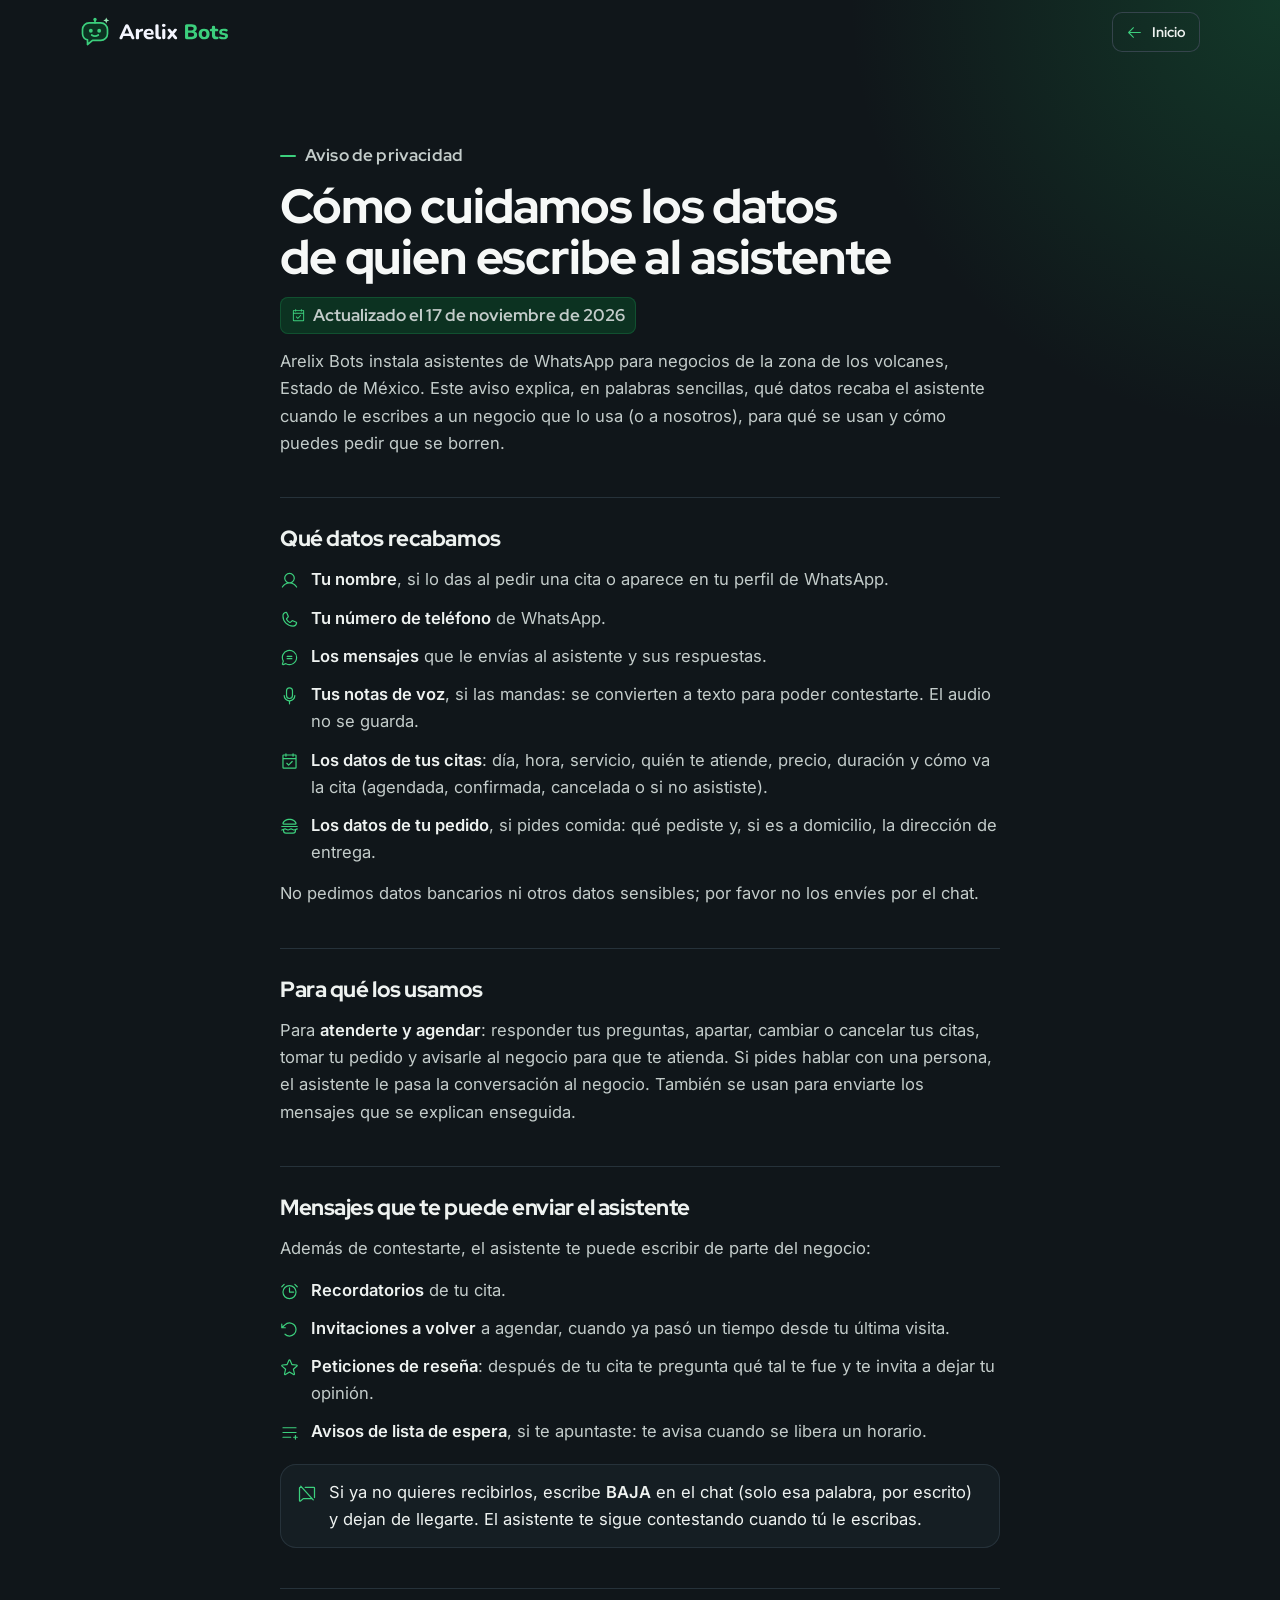
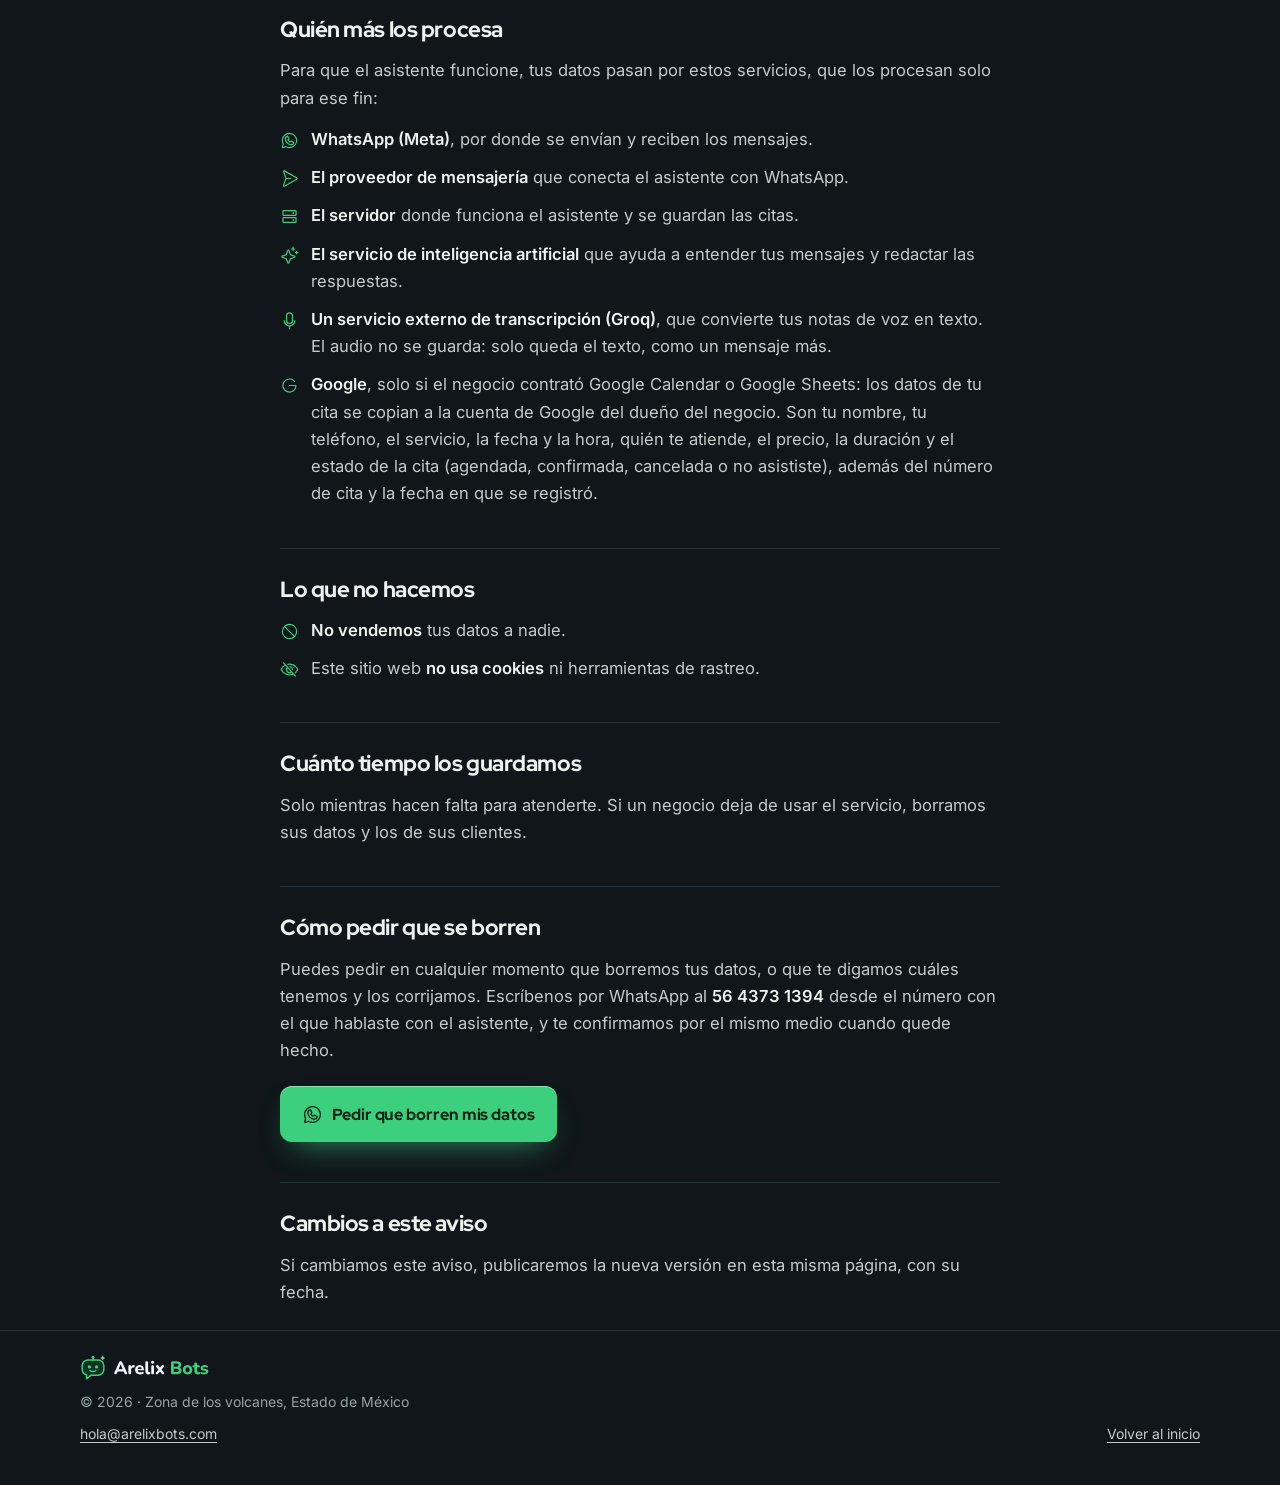
<file: aviso-privacidad.html>
<!DOCTYPE html>
<html lang="es-MX">
<head>
<meta charset="utf-8">
<meta name="viewport" content="width=device-width, initial-scale=1">
<title>Aviso de privacidad · Arelix Bots</title>
<meta name="description" content="Qué datos recaba el asistente de WhatsApp de Arelix Bots, para qué se usan, quién los procesa y cómo pedir que se borren.">
<meta name="theme-color" content="#10161a">
<meta name="color-scheme" content="dark">
<link rel="canonical" href="https://www.arelixbots.com/aviso-privacidad.html">
<link rel="icon" href="favicon.svg" type="image/svg+xml">
<link rel="icon" href="favicon.ico" sizes="32x32">
<link rel="apple-touch-icon" href="apple-touch-icon.png">
<meta property="og:type" content="website">
<meta property="og:locale" content="es_MX">
<meta property="og:site_name" content="Arelix Bots">
<meta property="og:title" content="Aviso de privacidad · Arelix Bots">
<meta property="og:description" content="Qué datos recaba el asistente de WhatsApp, para qué se usan y cómo pedir que se borren.">
<meta property="og:url" content="https://www.arelixbots.com/aviso-privacidad.html">
<meta property="og:image" content="https://www.arelixbots.com/og-image.png">
<meta property="og:image:width" content="1200">
<meta property="og:image:height" content="630">
<meta name="twitter:card" content="summary_large_image">
<link rel="preload" href="assets/fonts/red-hat-display-latin.woff2" as="font" type="font/woff2" crossorigin>
<link rel="preload" href="assets/fonts/inter-latin.woff2" as="font" type="font/woff2" crossorigin>
<link rel="stylesheet" href="assets/css/styles.css?v=3">
<!-- Las animaciones solo se preparan si el celular las permite; si el archivo de abajo no carga, la página se queda completa y quieta. -->
<script>!function(d,w){try{if('IntersectionObserver'in w&&!w.matchMedia('(prefers-reduced-motion: reduce)').matches){d.classList.add('anim');w.__arelix=setTimeout(function(){d.classList.remove('anim')},6000)}}catch(e){}}(document.documentElement,window)</script>
<script src="assets/js/main.js?v=3" defer onerror="document.documentElement.classList.remove('anim')"></script>
</head>
<body>
<svg class="sprite" aria-hidden="true" focusable="false" width="0" height="0"><defs></defs><symbol id="logo" viewBox="0 0 178.9 36"><path d="M11 7h14a8 8 0 0 1 8 8v5a8 8 0 0 1-8 8H15l-6 5v-5.6A8 8 0 0 1 3 20v-5a8 8 0 0 1 8-8z" fill="#0c3221" stroke="#3ccf7d" stroke-width="2" stroke-linejoin="round"/><path d="M18 7V4" stroke="#3ccf7d" stroke-width="2" stroke-linecap="round"/><circle cx="18" cy="3" r="2" fill="#3ccf7d"/><circle cx="13" cy="16.5" r="2.3" fill="#3ccf7d"/><circle cx="23" cy="16.5" r="2.3" fill="#3ccf7d"/><path d="M14 21.6q4 2.8 8 0" stroke="#3ccf7d" stroke-width="2" fill="none" stroke-linecap="round"/><path d="M31.5.5l1 2.6 2.6 1-2.6 1-1 2.6-1-2.6-2.6-1 2.6-1z" fill="#98e8b6"/><path fill="#f3f5fe" d="M49.08 26.8Q48.38 26.8 47.94 26.47Q47.49 26.15 47.39 25.6Q47.29 25.04 47.6 24.35L54.07 10.22Q54.46 9.36 55.02 8.98Q55.58 8.6 56.31 8.6Q57.02 8.6 57.58 8.98Q58.14 9.36 58.53 10.22L65.02 24.35Q65.35 25.05 65.25 25.61Q65.16 26.17 64.73 26.49Q64.3 26.8 63.63 26.8Q62.78 26.8 62.32 26.4Q61.85 26 61.48 25.14L59.98 21.65L61.55 22.72H51.03L52.6 21.65L51.11 25.14Q50.73 26.02 50.31 26.41Q49.9 26.8 49.08 26.8ZM56.26 12.97 53.03 20.67 52.34 19.67H60.23L59.56 20.67L56.31 12.97ZM68.95 26.8Q68 26.8 67.5 26.3Q67 25.8 67 24.86V15.92Q67 14.98 67.48 14.49Q67.97 14 68.86 14Q69.75 14 70.23 14.49Q70.71 14.98 70.71 15.92V17.23H70.46Q70.76 15.72 71.8 14.89Q72.84 14.05 74.48 13.95Q75.1 13.92 75.44 14.27Q75.78 14.62 75.82 15.47Q75.85 16.24 75.49 16.7Q75.13 17.16 74.27 17.25L73.7 17.3Q72.26 17.43 71.57 18.14Q70.87 18.85 70.87 20.17V24.86Q70.87 25.8 70.38 26.3Q69.89 26.8 68.95 26.8ZM83.31 26.85Q81.13 26.85 79.55 26.06Q77.98 25.27 77.12 23.82Q76.27 22.37 76.27 20.4Q76.27 18.48 77.09 17.04Q77.91 15.6 79.35 14.77Q80.79 13.95 82.62 13.95Q83.97 13.95 85.06 14.39Q86.14 14.83 86.92 15.65Q87.69 16.47 88.1 17.64Q88.51 18.81 88.51 20.26Q88.51 20.74 88.21 20.98Q87.91 21.22 87.32 21.22H79.41V19.25H85.76L85.36 19.6Q85.36 18.56 85.06 17.87Q84.76 17.18 84.19 16.83Q83.63 16.47 82.79 16.47Q81.86 16.47 81.2 16.9Q80.54 17.33 80.19 18.13Q79.85 18.93 79.85 20.08V20.28Q79.85 22.21 80.73 23.11Q81.61 24 83.39 24Q84 24 84.77 23.86Q85.55 23.71 86.24 23.38Q86.83 23.1 87.27 23.19Q87.71 23.29 87.97 23.61Q88.22 23.93 88.26 24.36Q88.29 24.79 88.07 25.21Q87.84 25.63 87.33 25.9Q86.45 26.38 85.38 26.61Q84.31 26.85 83.31 26.85ZM94.94 26.85Q92.69 26.85 91.58 25.6Q90.48 24.35 90.48 21.88V10.52Q90.48 9.58 90.97 9.09Q91.46 8.6 92.38 8.6Q93.29 8.6 93.79 9.09Q94.29 9.58 94.29 10.52V21.74Q94.29 22.78 94.72 23.27Q95.15 23.76 95.89 23.76Q96.09 23.76 96.27 23.74Q96.46 23.71 96.65 23.7Q97.05 23.66 97.21 23.94Q97.38 24.23 97.38 25.1Q97.38 25.85 97.08 26.25Q96.78 26.64 96.13 26.75Q95.9 26.77 95.57 26.81Q95.24 26.85 94.94 26.85ZM100.52 26.78Q99.6 26.78 99.11 26.24Q98.62 25.7 98.62 24.71V16.09Q98.62 15.08 99.11 14.55Q99.6 14.02 100.52 14.02Q101.43 14.02 101.93 14.55Q102.43 15.08 102.43 16.09V24.71Q102.43 25.7 101.94 26.24Q101.45 26.78 100.52 26.78ZM100.52 11.95Q99.48 11.95 98.91 11.45Q98.34 10.95 98.34 10.04Q98.34 9.12 98.91 8.63Q99.48 8.13 100.52 8.13Q101.57 8.13 102.13 8.63Q102.69 9.12 102.69 10.04Q102.69 10.95 102.13 11.45Q101.57 11.95 100.52 11.95ZM106.41 26.75Q105.73 26.75 105.29 26.36Q104.86 25.97 104.85 25.37Q104.84 24.77 105.34 24.13L109.25 19.34V21.07L105.62 16.62Q105.09 15.97 105.12 15.37Q105.14 14.77 105.57 14.39Q106 14 106.69 14Q107.39 14 107.84 14.23Q108.3 14.47 108.69 14.98L111.38 18.45H110.05L112.76 14.98Q113.17 14.47 113.62 14.23Q114.07 14 114.74 14Q115.45 14 115.87 14.4Q116.29 14.79 116.31 15.39Q116.32 15.99 115.79 16.64L112.17 21.06V19.36L116.09 24.13Q116.63 24.75 116.6 25.35Q116.57 25.96 116.14 26.35Q115.7 26.75 114.99 26.75Q114.32 26.75 113.87 26.51Q113.43 26.28 113.01 25.76L110.05 22.02H111.34L108.39 25.76Q107.99 26.25 107.55 26.5Q107.11 26.75 106.41 26.75Z"/><path fill="#3ccf7d" d="M128.1 26.58Q127.1 26.58 126.58 26.05Q126.05 25.52 126.05 24.53V10.87Q126.05 9.87 126.58 9.34Q127.1 8.81 128.1 8.81H134.2Q136.09 8.81 137.42 9.37Q138.74 9.93 139.45 10.96Q140.15 12 140.15 13.42Q140.15 15.01 139.23 16.12Q138.32 17.22 136.75 17.61V17.22Q138.59 17.53 139.6 18.66Q140.61 19.79 140.61 21.58Q140.61 23.93 138.97 25.25Q137.34 26.58 134.47 26.58ZM129.79 23.67H133.95Q135.46 23.67 136.16 23.09Q136.86 22.51 136.86 21.35Q136.86 20.17 136.16 19.59Q135.46 19.02 133.95 19.02H129.79ZM129.79 16.11H133.51Q134.98 16.11 135.69 15.56Q136.39 15.02 136.39 13.91Q136.39 12.81 135.69 12.27Q134.98 11.72 133.51 11.72H129.79ZM148.94 26.85Q146.96 26.85 145.48 26.07Q144.01 25.29 143.19 23.83Q142.37 22.37 142.37 20.39Q142.37 18.9 142.83 17.71Q143.3 16.53 144.16 15.68Q145.03 14.83 146.24 14.39Q147.45 13.95 148.94 13.95Q150.94 13.95 152.41 14.73Q153.88 15.51 154.69 16.96Q155.51 18.4 155.51 20.39Q155.51 21.88 155.05 23.08Q154.59 24.27 153.72 25.12Q152.85 25.97 151.64 26.41Q150.43 26.85 148.94 26.85ZM148.94 24Q149.76 24 150.37 23.61Q150.99 23.22 151.33 22.42Q151.68 21.62 151.68 20.39Q151.68 18.54 150.92 17.67Q150.16 16.79 148.94 16.79Q148.14 16.79 147.52 17.18Q146.9 17.57 146.55 18.36Q146.2 19.16 146.2 20.39Q146.2 22.22 146.96 23.11Q147.72 24 148.94 24ZM163.53 26.85Q161.78 26.85 160.62 26.28Q159.45 25.71 158.89 24.59Q158.32 23.47 158.32 21.8V17.04H157.24Q156.53 17.04 156.15 16.67Q155.76 16.3 155.76 15.63Q155.76 14.94 156.15 14.58Q156.53 14.22 157.24 14.22H158.32V12.28Q158.32 11.34 158.82 10.85Q159.32 10.36 160.23 10.36Q161.15 10.36 161.64 10.85Q162.13 11.34 162.13 12.28V14.22H164.5Q165.21 14.22 165.6 14.58Q165.98 14.94 165.98 15.63Q165.98 16.3 165.6 16.67Q165.21 17.04 164.5 17.04H162.13V21.64Q162.13 22.7 162.61 23.23Q163.1 23.75 164.17 23.75Q164.56 23.75 164.89 23.68Q165.22 23.6 165.48 23.59Q165.83 23.56 166.06 23.8Q166.29 24.04 166.29 24.83Q166.29 25.46 166.1 25.91Q165.9 26.36 165.4 26.55Q165.05 26.67 164.49 26.76Q163.92 26.85 163.53 26.85ZM172.12 26.85Q171.02 26.85 169.84 26.65Q168.67 26.45 167.72 25.97Q167.21 25.71 166.99 25.33Q166.78 24.94 166.8 24.53Q166.83 24.12 167.07 23.81Q167.3 23.49 167.69 23.37Q168.09 23.25 168.57 23.45Q169.59 23.88 170.46 24.06Q171.32 24.24 172.14 24.24Q173.22 24.24 173.72 23.89Q174.22 23.55 174.22 22.99Q174.22 22.51 173.89 22.25Q173.56 22 172.93 21.88L170.27 21.41Q168.71 21.13 167.87 20.27Q167.03 19.41 167.03 18.03Q167.03 16.77 167.74 15.86Q168.44 14.95 169.68 14.45Q170.93 13.95 172.53 13.95Q173.66 13.95 174.61 14.16Q175.56 14.37 176.46 14.82Q176.92 15.04 177.1 15.41Q177.28 15.79 177.22 16.2Q177.15 16.6 176.91 16.93Q176.66 17.25 176.26 17.35Q175.87 17.46 175.36 17.25Q174.56 16.88 173.87 16.72Q173.19 16.56 172.58 16.56Q171.44 16.56 170.93 16.92Q170.42 17.27 170.42 17.84Q170.42 18.26 170.72 18.55Q171.01 18.84 171.62 18.94L174.27 19.41Q175.9 19.7 176.76 20.52Q177.61 21.34 177.61 22.74Q177.61 24.68 176.11 25.76Q174.61 26.85 172.12 26.85Z"/></symbol><symbol id="i-alarm" viewBox="0 0 256 256"><path d="M128,40a96,96,0,1,0,96,96A96.11,96.11,0,0,0,128,40Zm0,176a80,80,0,1,1,80-80A80.09,80.09,0,0,1,128,216ZM61.66,37.66l-32,32A8,8,0,0,1,18.34,58.34l32-32A8,8,0,0,1,61.66,37.66Zm176,32a8,8,0,0,1-11.32,0l-32-32a8,8,0,0,1,11.32-11.32l32,32A8,8,0,0,1,237.66,69.66ZM184,128a8,8,0,0,1,0,16H128a8,8,0,0,1-8-8V80a8,8,0,0,1,16,0v48Z"/></symbol><symbol id="i-arrow-counter-clockwise" viewBox="0 0 256 256"><path d="M224,128a96,96,0,0,1-94.71,96H128A95.38,95.38,0,0,1,62.1,197.8a8,8,0,0,1,11-11.63A80,80,0,1,0,71.43,71.39a3.07,3.07,0,0,1-.26.25L44.59,96H72a8,8,0,0,1,0,16H24a8,8,0,0,1-8-8V56a8,8,0,0,1,16,0V85.8L60.25,60A96,96,0,0,1,224,128Z"/></symbol><symbol id="i-arrow-left" viewBox="0 0 256 256"><path d="M224,128a8,8,0,0,1-8,8H59.31l58.35,58.34a8,8,0,0,1-11.32,11.32l-72-72a8,8,0,0,1,0-11.32l72-72a8,8,0,0,1,11.32,11.32L59.31,120H216A8,8,0,0,1,224,128Z"/></symbol><symbol id="i-calendar-check" viewBox="0 0 256 256"><path d="M208,32H184V24a8,8,0,0,0-16,0v8H88V24a8,8,0,0,0-16,0v8H48A16,16,0,0,0,32,48V208a16,16,0,0,0,16,16H208a16,16,0,0,0,16-16V48A16,16,0,0,0,208,32ZM72,48v8a8,8,0,0,0,16,0V48h80v8a8,8,0,0,0,16,0V48h24V80H48V48ZM208,208H48V96H208V208Zm-38.34-85.66a8,8,0,0,1,0,11.32l-48,48a8,8,0,0,1-11.32,0l-24-24a8,8,0,0,1,11.32-11.32L116,164.69l42.34-42.35A8,8,0,0,1,169.66,122.34Z"/></symbol><symbol id="i-chat-circle-text" viewBox="0 0 256 256"><path d="M168,112a8,8,0,0,1-8,8H96a8,8,0,0,1,0-16h64A8,8,0,0,1,168,112Zm-8,24H96a8,8,0,0,0,0,16h64a8,8,0,0,0,0-16Zm72-8A104,104,0,0,1,79.12,219.82L45.07,231.17a16,16,0,0,1-20.24-20.24l11.35-34.05A104,104,0,1,1,232,128Zm-16,0A88,88,0,1,0,51.81,172.06a8,8,0,0,1,.66,6.54L40,216,77.4,203.53a7.85,7.85,0,0,1,2.53-.42,8,8,0,0,1,4,1.08A88,88,0,0,0,216,128Z"/></symbol><symbol id="i-chat-slash" viewBox="0 0 256 256"><path d="M53.92,34.62A8,8,0,1,0,42.08,45.38L44.46,48H40A16,16,0,0,0,24,64V224a15.85,15.85,0,0,0,9.24,14.5A16.13,16.13,0,0,0,40,240a15.94,15.94,0,0,0,10.26-3.78l.08-.07L83,208H189.92l12.16,13.38a8,8,0,1,0,11.84-10.76ZM80,192a8,8,0,0,0-5.23,1.95L40,224V64H59L175.37,192ZM232,64V186a8,8,0,0,1-16,0V64H105.79a8,8,0,0,1,0-16H216A16,16,0,0,1,232,64Z"/></symbol><symbol id="i-eye-slash" viewBox="0 0 256 256"><path d="M53.92,34.62A8,8,0,1,0,42.08,45.38L61.32,66.55C25,88.84,9.38,123.2,8.69,124.76a8,8,0,0,0,0,6.5c.35.79,8.82,19.57,27.65,38.4C61.43,194.74,93.12,208,128,208a127.11,127.11,0,0,0,52.07-10.83l22,24.21a8,8,0,1,0,11.84-10.76Zm47.33,75.84,41.67,45.85a32,32,0,0,1-41.67-45.85ZM128,192c-30.78,0-57.67-11.19-79.93-33.25A133.16,133.16,0,0,1,25,128c4.69-8.79,19.66-33.39,47.35-49.38l18,19.75a48,48,0,0,0,63.66,70l14.73,16.2A112,112,0,0,1,128,192Zm6-95.43a8,8,0,0,1,3-15.72,48.16,48.16,0,0,1,38.77,42.64,8,8,0,0,1-7.22,8.71,6.39,6.39,0,0,1-.75,0,8,8,0,0,1-8-7.26A32.09,32.09,0,0,0,134,96.57Zm113.28,34.69c-.42.94-10.55,23.37-33.36,43.8a8,8,0,1,1-10.67-11.92A132.77,132.77,0,0,0,231.05,128a133.15,133.15,0,0,0-23.12-30.77C185.67,75.19,158.78,64,128,64a118.37,118.37,0,0,0-19.36,1.57A8,8,0,1,1,106,49.79,134,134,0,0,1,128,48c34.88,0,66.57,13.26,91.66,38.35,18.83,18.83,27.3,37.62,27.65,38.41A8,8,0,0,1,247.31,131.26Z"/></symbol><symbol id="i-google-logo" viewBox="0 0 256 256"><path d="M224,128a96,96,0,1,1-21.95-61.09,8,8,0,1,1-12.33,10.18A80,80,0,1,0,207.6,136H128a8,8,0,0,1,0-16h88A8,8,0,0,1,224,128Z"/></symbol><symbol id="i-hamburger" viewBox="0 0 256 256"><path d="M48.07,104H207.93a16,16,0,0,0,15.72-19.38C216.22,49.5,176,24,128,24S39.78,49.5,32.35,84.62A16,16,0,0,0,48.07,104ZM128,40c39.82,0,74.21,20.61,79.93,48H48.07L48,87.93C53.79,60.61,88.18,40,128,40ZM229.26,152.48l-41.13,15L151,152.57a8,8,0,0,0-5.94,0l-37,14.81L71,152.57a8,8,0,0,0-5.7-.09l-44,16a8,8,0,0,0,5.47,15L40,178.69V184a40,40,0,0,0,40,40h96a40,40,0,0,0,40-40v-9.67l18.73-6.81a8,8,0,1,0-5.47-15ZM200,184a24,24,0,0,1-24,24H80a24,24,0,0,1-24-24V172.88l11.87-4.32L105,183.43a8,8,0,0,0,5.94,0l37-14.81,37,14.81a8,8,0,0,0,5.7.09l9.27-3.37ZM16,128a8,8,0,0,1,8-8H232a8,8,0,0,1,0,16H24A8,8,0,0,1,16,128Z"/></symbol><symbol id="i-hard-drives" viewBox="0 0 256 256"><path d="M208,136H48a16,16,0,0,0-16,16v48a16,16,0,0,0,16,16H208a16,16,0,0,0,16-16V152A16,16,0,0,0,208,136Zm0,64H48V152H208v48Zm0-160H48A16,16,0,0,0,32,56v48a16,16,0,0,0,16,16H208a16,16,0,0,0,16-16V56A16,16,0,0,0,208,40Zm0,64H48V56H208v48ZM192,80a12,12,0,1,1-12-12A12,12,0,0,1,192,80Zm0,96a12,12,0,1,1-12-12A12,12,0,0,1,192,176Z"/></symbol><symbol id="i-list-plus" viewBox="0 0 256 256"><path d="M32,64a8,8,0,0,1,8-8H216a8,8,0,0,1,0,16H40A8,8,0,0,1,32,64Zm8,72H216a8,8,0,0,0,0-16H40a8,8,0,0,0,0,16Zm104,48H40a8,8,0,0,0,0,16H144a8,8,0,0,0,0-16Zm88,0H216V168a8,8,0,0,0-16,0v16H184a8,8,0,0,0,0,16h16v16a8,8,0,0,0,16,0V200h16a8,8,0,0,0,0-16Z"/></symbol><symbol id="i-microphone" viewBox="0 0 256 256"><path d="M128,176a48.05,48.05,0,0,0,48-48V64a48,48,0,0,0-96,0v64A48.05,48.05,0,0,0,128,176ZM96,64a32,32,0,0,1,64,0v64a32,32,0,0,1-64,0Zm40,143.6V240a8,8,0,0,1-16,0V207.6A80.11,80.11,0,0,1,48,128a8,8,0,0,1,16,0,64,64,0,0,0,128,0,8,8,0,0,1,16,0A80.11,80.11,0,0,1,136,207.6Z"/></symbol><symbol id="i-paper-plane-right" viewBox="0 0 256 256"><path d="M231.87,114l-168-95.89A16,16,0,0,0,40.92,37.34L71.55,128,40.92,218.67A16,16,0,0,0,56,240a16.15,16.15,0,0,0,7.93-2.1l167.92-96.05a16,16,0,0,0,.05-27.89ZM56,224a.56.56,0,0,0,0-.12L85.74,136H144a8,8,0,0,0,0-16H85.74L56.06,32.16A.46.46,0,0,0,56,32l168,95.83Z"/></symbol><symbol id="i-phone" viewBox="0 0 256 256"><path d="M222.37,158.46l-47.11-21.11-.13-.06a16,16,0,0,0-15.17,1.4,8.12,8.12,0,0,0-.75.56L134.87,160c-15.42-7.49-31.34-23.29-38.83-38.51l20.78-24.71c.2-.25.39-.5.57-.77a16,16,0,0,0,1.32-15.06l0-.12L97.54,33.64a16,16,0,0,0-16.62-9.52A56.26,56.26,0,0,0,32,80c0,79.4,64.6,144,144,144a56.26,56.26,0,0,0,55.88-48.92A16,16,0,0,0,222.37,158.46ZM176,208A128.14,128.14,0,0,1,48,80,40.2,40.2,0,0,1,82.87,40a.61.61,0,0,0,0,.12l21,47L83.2,111.86a6.13,6.13,0,0,0-.57.77,16,16,0,0,0-1,15.7c9.06,18.53,27.73,37.06,46.46,46.11a16,16,0,0,0,15.75-1.14,8.44,8.44,0,0,0,.74-.56L168.89,152l47,21.05h0s.08,0,.11,0A40.21,40.21,0,0,1,176,208Z"/></symbol><symbol id="i-prohibit" viewBox="0 0 256 256"><path d="M128,24A104,104,0,1,0,232,128,104.11,104.11,0,0,0,128,24Zm88,104a87.56,87.56,0,0,1-20.41,56.28L71.72,60.4A88,88,0,0,1,216,128ZM40,128A87.56,87.56,0,0,1,60.41,71.72L184.28,195.6A88,88,0,0,1,40,128Z"/></symbol><symbol id="i-sparkle" viewBox="0 0 256 256"><path d="M197.58,129.06,146,110l-19-51.62a15.92,15.92,0,0,0-29.88,0L78,110l-51.62,19a15.92,15.92,0,0,0,0,29.88L78,178l19,51.62a15.92,15.92,0,0,0,29.88,0L146,178l51.62-19a15.92,15.92,0,0,0,0-29.88ZM137,164.22a8,8,0,0,0-4.74,4.74L112,223.85,91.78,169A8,8,0,0,0,87,164.22L32.15,144,87,123.78A8,8,0,0,0,91.78,119L112,64.15,132.22,119a8,8,0,0,0,4.74,4.74L191.85,144ZM144,40a8,8,0,0,1,8-8h16V16a8,8,0,0,1,16,0V32h16a8,8,0,0,1,0,16H184V64a8,8,0,0,1-16,0V48H152A8,8,0,0,1,144,40ZM248,88a8,8,0,0,1-8,8h-8v8a8,8,0,0,1-16,0V96h-8a8,8,0,0,1,0-16h8V72a8,8,0,0,1,16,0v8h8A8,8,0,0,1,248,88Z"/></symbol><symbol id="i-star" viewBox="0 0 256 256"><path d="M239.18,97.26A16.38,16.38,0,0,0,224.92,86l-59-4.76L143.14,26.15a16.36,16.36,0,0,0-30.27,0L90.11,81.23,31.08,86a16.46,16.46,0,0,0-9.37,28.86l45,38.83L53,211.75a16.38,16.38,0,0,0,24.5,17.82L128,198.49l50.53,31.08A16.4,16.4,0,0,0,203,211.75l-13.76-58.07,45-38.83A16.43,16.43,0,0,0,239.18,97.26Zm-15.34,5.47-48.7,42a8,8,0,0,0-2.56,7.91l14.88,62.8a.37.37,0,0,1-.17.48c-.18.14-.23.11-.38,0l-54.72-33.65a8,8,0,0,0-8.38,0L69.09,215.94c-.15.09-.19.12-.38,0a.37.37,0,0,1-.17-.48l14.88-62.8a8,8,0,0,0-2.56-7.91l-48.7-42c-.12-.1-.23-.19-.13-.5s.18-.27.33-.29l63.92-5.16A8,8,0,0,0,103,91.86l24.62-59.61c.08-.17.11-.25.35-.25s.27.08.35.25L153,91.86a8,8,0,0,0,6.75,4.92l63.92,5.16c.15,0,.24,0,.33.29S224,102.63,223.84,102.73Z"/></symbol><symbol id="i-user" viewBox="0 0 256 256"><path d="M230.92,212c-15.23-26.33-38.7-45.21-66.09-54.16a72,72,0,1,0-73.66,0C63.78,166.78,40.31,185.66,25.08,212a8,8,0,1,0,13.85,8c18.84-32.56,52.14-52,89.07-52s70.23,19.44,89.07,52a8,8,0,1,0,13.85-8ZM72,96a56,56,0,1,1,56,56A56.06,56.06,0,0,1,72,96Z"/></symbol><symbol id="i-whatsapp-logo" viewBox="0 0 256 256"><path d="M187.58,144.84l-32-16a8,8,0,0,0-8,.5l-14.69,9.8a40.55,40.55,0,0,1-16-16l9.8-14.69a8,8,0,0,0,.5-8l-16-32A8,8,0,0,0,104,64a40,40,0,0,0-40,40,88.1,88.1,0,0,0,88,88,40,40,0,0,0,40-40A8,8,0,0,0,187.58,144.84ZM152,176a72.08,72.08,0,0,1-72-72A24,24,0,0,1,99.29,80.46l11.48,23L101,118a8,8,0,0,0-.73,7.51,56.47,56.47,0,0,0,30.15,30.15A8,8,0,0,0,138,155l14.61-9.74,23,11.48A24,24,0,0,1,152,176ZM128,24A104,104,0,0,0,36.18,176.88L24.83,210.93a16,16,0,0,0,20.24,20.24l34.05-11.35A104,104,0,1,0,128,24Zm0,192a87.87,87.87,0,0,1-44.06-11.81,8,8,0,0,0-6.54-.67L40,216,52.47,178.6a8,8,0,0,0-.66-6.54A88,88,0,1,1,128,216Z"/></symbol></svg>
<a class="salto" href="#contenido">Ir al contenido</a>
<div class="progreso" aria-hidden="true"></div>

<header class="nav">
  <a class="logo" href="./" aria-label="Arelix Bots, inicio"><svg class="logo-svg" viewBox="0 0 178.9 36" aria-hidden="true" focusable="false"><use href="#logo"/></svg></a>
  <a class="btn btn-line btn-ch" href="./"><svg class="i" aria-hidden="true" focusable="false"><use href="#i-arrow-left"/></svg>Inicio</a>
</header>

<main class="legal" id="contenido">
  <p class="kicker" data-e style="--e:0">Aviso de privacidad</p>
  <h1 class="t" data-e style="--e:1">Cómo cuidamos los datos de quien escribe al asistente</h1>
  <p class="fecha" data-e style="--e:2"><svg class="i" aria-hidden="true" focusable="false"><use href="#i-calendar-check"/></svg>Actualizado el 17 de noviembre de 2026</p>
  <p data-e style="--e:3">Arelix Bots instala asistentes de WhatsApp para negocios de la zona de los volcanes, Estado de México. Este aviso explica, en palabras sencillas, qué datos recaba el asistente cuando le escribes a un negocio que lo usa (o a nosotros), para qué se usan y cómo puedes pedir que se borren.</p>

  <section data-rv>
    <h2>Qué datos recabamos</h2>
    <ul>
      <li><svg class="i" aria-hidden="true" focusable="false"><use href="#i-user"/></svg><span><strong>Tu nombre</strong>, si lo das al pedir una cita o aparece en tu perfil de WhatsApp.</span></li>
      <li><svg class="i" aria-hidden="true" focusable="false"><use href="#i-phone"/></svg><span><strong>Tu número de teléfono</strong> de WhatsApp.</span></li>
      <li><svg class="i" aria-hidden="true" focusable="false"><use href="#i-chat-circle-text"/></svg><span><strong>Los mensajes</strong> que le envías al asistente y sus respuestas.</span></li>
      <li><svg class="i" aria-hidden="true" focusable="false"><use href="#i-microphone"/></svg><span><strong>Tus notas de voz</strong>, si las mandas: se convierten a texto para poder contestarte. El audio no se guarda.</span></li>
      <li><svg class="i" aria-hidden="true" focusable="false"><use href="#i-calendar-check"/></svg><span><strong>Los datos de tus citas</strong>: día, hora, servicio, quién te atiende, precio, duración y cómo va la cita (agendada, confirmada, cancelada o si no asististe).</span></li>
      <li><svg class="i" aria-hidden="true" focusable="false"><use href="#i-hamburger"/></svg><span><strong>Los datos de tu pedido</strong>, si pides comida: qué pediste y, si es a domicilio, la dirección de entrega.</span></li>
    </ul>
    <p>No pedimos datos bancarios ni otros datos sensibles; por favor no los envíes por el chat.</p>
  </section>

  <section data-rv>
    <h2>Para qué los usamos</h2>
    <p>Para <strong>atenderte y agendar</strong>: responder tus preguntas, apartar, cambiar o cancelar tus citas, tomar tu pedido y avisarle al negocio para que te atienda. Si pides hablar con una persona, el asistente le pasa la conversación al negocio. También se usan para enviarte los mensajes que se explican enseguida.</p>
  </section>

  <section data-rv>
    <h2>Mensajes que te puede enviar el asistente</h2>
    <p>Además de contestarte, el asistente te puede escribir de parte del negocio:</p>
    <ul>
      <li><svg class="i" aria-hidden="true" focusable="false"><use href="#i-alarm"/></svg><span><strong>Recordatorios</strong> de tu cita.</span></li>
      <li><svg class="i" aria-hidden="true" focusable="false"><use href="#i-arrow-counter-clockwise"/></svg><span><strong>Invitaciones a volver</strong> a agendar, cuando ya pasó un tiempo desde tu última visita.</span></li>
      <li><svg class="i" aria-hidden="true" focusable="false"><use href="#i-star"/></svg><span><strong>Peticiones de reseña</strong>: después de tu cita te pregunta qué tal te fue y te invita a dejar tu opinión.</span></li>
      <li><svg class="i" aria-hidden="true" focusable="false"><use href="#i-list-plus"/></svg><span><strong>Avisos de lista de espera</strong>, si te apuntaste: te avisa cuando se libera un horario.</span></li>
    </ul>
    <p class="destaca"><svg class="i" aria-hidden="true" focusable="false"><use href="#i-chat-slash"/></svg><span>Si ya no quieres recibirlos, escribe <strong>BAJA</strong> en el chat (solo esa palabra, por escrito) y dejan de llegarte. El asistente te sigue contestando cuando tú le escribas.</span></p>
  </section>

  <section data-rv>
    <h2>Quién más los procesa</h2>
    <p>Para que el asistente funcione, tus datos pasan por estos servicios, que los procesan solo para ese fin:</p>
    <ul>
      <li><svg class="i" aria-hidden="true" focusable="false"><use href="#i-whatsapp-logo"/></svg><span><strong>WhatsApp (Meta)</strong>, por donde se envían y reciben los mensajes.</span></li>
      <li><svg class="i" aria-hidden="true" focusable="false"><use href="#i-paper-plane-right"/></svg><span><strong>El proveedor de mensajería</strong> que conecta el asistente con WhatsApp.</span></li>
      <li><svg class="i" aria-hidden="true" focusable="false"><use href="#i-hard-drives"/></svg><span><strong>El servidor</strong> donde funciona el asistente y se guardan las citas.</span></li>
      <li><svg class="i" aria-hidden="true" focusable="false"><use href="#i-sparkle"/></svg><span><strong>El servicio de inteligencia artificial</strong> que ayuda a entender tus mensajes y redactar las respuestas.</span></li>
      <li><svg class="i" aria-hidden="true" focusable="false"><use href="#i-microphone"/></svg><span><strong>Un servicio externo de transcripción (Groq)</strong>, que convierte tus notas de voz en texto. El audio no se guarda: solo queda el texto, como un mensaje más.</span></li>
      <li><svg class="i" aria-hidden="true" focusable="false"><use href="#i-google-logo"/></svg><span><strong>Google</strong>, solo si el negocio contrató Google Calendar o Google Sheets: los datos de tu cita se copian a la cuenta de Google del dueño del negocio. Son tu nombre, tu teléfono, el servicio, la fecha y la hora, quién te atiende, el precio, la duración y el estado de la cita (agendada, confirmada, cancelada o no asististe), además del número de cita y la fecha en que se registró.</span></li>
    </ul>
  </section>

  <section data-rv>
    <h2>Lo que no hacemos</h2>
    <ul>
      <li><svg class="i" aria-hidden="true" focusable="false"><use href="#i-prohibit"/></svg><span><strong>No vendemos</strong> tus datos a nadie.</span></li>
      <li><svg class="i" aria-hidden="true" focusable="false"><use href="#i-eye-slash"/></svg><span>Este sitio web <strong>no usa cookies</strong> ni herramientas de rastreo.</span></li>
    </ul>
  </section>

  <section data-rv>
    <h2>Cuánto tiempo los guardamos</h2>
    <p>Solo mientras hacen falta para atenderte. Si un negocio deja de usar el servicio, borramos sus datos y los de sus clientes.</p>
  </section>

  <section data-rv>
    <h2>Cómo pedir que se borren</h2>
    <p>Puedes pedir en cualquier momento que borremos tus datos, o que te digamos cuáles tenemos y los corrijamos. Escríbenos por WhatsApp al <strong class="nowrap">56 4373 1394</strong> desde el número con el que hablaste con el asistente, y te confirmamos por el mismo medio cuando quede hecho.</p>
    <p><a class="btn btn-solid" href="https://wa.me/525643731394?text=Hola%2C%20quiero%20pedir%20que%20borren%20mis%20datos" target="_blank" rel="noopener"><svg class="i" aria-hidden="true" focusable="false"><use href="#i-whatsapp-logo"/></svg>Pedir que borren mis datos</a></p>
  </section>

  <section data-rv>
    <h2>Cambios a este aviso</h2>
    <p>Si cambiamos este aviso, publicaremos la nueva versión en esta misma página, con su fecha.</p>
  </section>
</main>

<footer class="pie pie-corto">
  <div class="wrap pie-in">
    <div class="pie-marca"><a class="logo logo-ch" href="./" aria-label="Arelix Bots, inicio"><svg class="logo-svg" viewBox="0 0 178.9 36" aria-hidden="true" focusable="false"><use href="#logo"/></svg></a><p>© 2026 · Zona de los volcanes, Estado de México</p><a class="pie-link" href="mailto:hola@arelixbots.com">hola@arelixbots.com</a></div>
    <a class="pie-link" href="./">Volver al inicio</a>
  </div>
</footer>

</body>
</html>
</file>
<file: assets/css/styles.css>
/* ==========================================================================
   Arelix Bots · hoja de estilos
   Diseño "Turno de noche": primero el celular, sin librerías (solo CSS y SVG).
   Las animaciones viven bajo la clase .anim, que solo se pone cuando el
   celular las permite (ver el <script> del <head>). Sin ella, todo se ve
   completo y quieto.
   ========================================================================== */

/* ---------- Fuentes (alojadas aquí mismo) ---------- */
@font-face {
  font-family: 'Inter'; font-style: normal; font-weight: 400 700; font-display: swap;
  src: url('../fonts/inter-latin-ext.woff2') format('woff2');
  unicode-range: U+0100-02BA, U+02BD-02C5, U+02C7-02CC, U+02CE-02D7, U+02DD-02FF, U+0304, U+0308, U+0329, U+1D00-1DBF, U+1E00-1E9F, U+1EF2-1EFF, U+2020, U+20A0-20AB, U+20AD-20C4, U+2113, U+2C60-2C7F, U+A720-A7FF;
}
@font-face {
  font-family: 'Inter'; font-style: normal; font-weight: 400 700; font-display: swap;
  src: url('../fonts/inter-latin.woff2') format('woff2');
  unicode-range: U+0000-00FF, U+0131, U+0152-0153, U+02BB-02BC, U+02C6, U+02DA, U+02DC, U+0304, U+0308, U+0329, U+2000-206F, U+20AC, U+2122, U+2191, U+2193, U+2212, U+2215, U+FEFF, U+FFFD;
}
@font-face {
  font-family: 'Red Hat Display'; font-style: normal; font-weight: 500 900; font-display: swap;
  src: url('../fonts/red-hat-display-latin.woff2') format('woff2');
  unicode-range: U+0000-00FF, U+0131, U+0152-0153, U+02BB-02BC, U+02C6, U+02DA, U+02DC, U+0304, U+0308, U+0329, U+2000-206F, U+20AC, U+2122, U+2191, U+2193, U+2212, U+2215, U+FEFF, U+FFFD;
}

/* ---------- Colores y medidas de la marca ---------- */
:root {
  --ink: #10161a;            /* fondo */
  --deep: #0b1013;           /* fondo más hondo (chat, cielo de noche) */
  --surface: #182127;        /* tarjetas */
  --line: #26323a;           /* líneas finas */
  --line-2: #35444c;
  --green: #3ccf7d;          /* el verde de Arelix Bots */
  --green-100: #e8fbef; --green-200: #c6f3d6; --green-300: #98e8b6; --green-400: #5fdb93;
  --green-600: #209a56; --green-700: #187443; --green-800: #115030; --green-900: #0c3221;
  --text: #eef2f0; --soft: #c3ccca; --muted: #97a4a3;
  --display: 'Red Hat Display', system-ui, -apple-system, 'Segoe UI', Roboto, sans-serif;
  --body: 'Inter', system-ui, -apple-system, 'Segoe UI', Roboto, sans-serif;
  --max: 1120px;
  --r-card: 16px; --r-btn: 12px;
  --ease: cubic-bezier(.2, .7, .2, 1);
  --spring: cubic-bezier(.34, 1.56, .64, 1);
}

/* ---------- Base ---------- */
*, *::before, *::after { box-sizing: border-box; }
html { background: var(--ink); color-scheme: dark; -webkit-text-size-adjust: 100%; text-size-adjust: 100%; scroll-padding-top: 84px; overflow-x: clip; }
body { margin: 0; overflow-x: clip; background: radial-gradient(circle 430px at 100% 0, rgba(24, 116, 67, .36), rgba(24, 116, 67, 0)) no-repeat, var(--ink); color: var(--text); font: 400 16px/1.55 var(--body); -webkit-font-smoothing: antialiased; -moz-osx-font-smoothing: grayscale; text-rendering: optimizeLegibility; }
h1, h2, h3, h4, p, ul, ol, figure { margin: 0; }
ul, ol { padding: 0; list-style: none; }
a { color: inherit; text-decoration: none; }
b, strong { font-weight: 600; }
button { font: inherit; color: inherit; }
svg { display: block; }
.sprite { position: absolute; width: 0; height: 0; overflow: hidden; }
.i { width: 1em; height: 1em; flex: none; fill: currentColor; }
:focus-visible { outline: 2px solid var(--green-300); outline-offset: 3px; border-radius: 8px; }
::selection { background: var(--green-700); color: #fff; }
.wrap { width: min(100% - 40px, var(--max)); margin-inline: auto; }
.salto { position: absolute; left: 12px; top: -60px; z-index: 70; padding: 10px 14px; border-radius: 10px; background: var(--green); color: #062415; font-weight: 600; }
.salto:focus { top: 12px; }
.progreso { position: fixed; inset: 0 0 auto 0; height: 2px; z-index: 60; background: linear-gradient(90deg, var(--green-600), var(--green) 60%, var(--green-200)); transform: scaleX(0); transform-origin: 0 50%; pointer-events: none; }

/* ---------- Logo ---------- */
.logo { display: inline-flex; flex: none; border-radius: 8px; }
.logo-svg { height: 30px; width: auto; overflow: visible; }
.logo-ch .logo-svg { height: 26px; }

/* ---------- Botones ---------- */
.btn { position: relative; isolation: isolate; overflow: hidden; display: inline-flex; align-items: center; justify-content: center; gap: 9px; min-height: 56px; padding: 6px 22px; border: 0; border-radius: var(--r-btn); font: 800 16px/1.2 var(--display); letter-spacing: -.005em; text-align: center; cursor: pointer; user-select: none; -webkit-user-select: none; -webkit-tap-highlight-color: transparent; transition: transform .2s var(--ease), box-shadow .3s ease, background-color .3s ease; }
.btn .i { font-size: 21px; transition: transform .4s var(--spring); }
.btn-solid { background: var(--green); color: #062415; box-shadow: inset 0 1px 0 rgba(255, 255, 255, .4), 0 14px 30px -14px rgba(60, 207, 125, .7); }
.btn-solid::before { content: ""; position: absolute; inset: 0; z-index: -1; background: linear-gradient(100deg, rgba(255, 255, 255, 0) 30%, rgba(255, 255, 255, .55) 50%, rgba(255, 255, 255, 0) 70%); transform: translateX(-110%); }
.btn-line { color: var(--text); box-shadow: inset 0 0 0 1px var(--line-2); }
.btn-ch { min-height: 40px; padding: 4px 14px; border-radius: 10px; font-size: 14px; font-weight: 700; }
.btn-ch .i { font-size: 17px; color: var(--green); }
.btn-xl { min-height: 64px; padding-inline: 26px; border-radius: 14px; font-size: 18px; }
.btn-xl .i { font-size: 26px; }
@media (hover: hover) {
  .btn-solid:hover { background: #4fdc8d; box-shadow: inset 0 1px 0 rgba(255, 255, 255, .45), 0 18px 36px -14px rgba(60, 207, 125, .9); transform: translateY(-2px); }
  .btn-solid:hover::before { transform: translateX(110%); transition: transform .8s var(--ease); }
  .btn-line:hover { background: rgba(60, 207, 125, .07); box-shadow: inset 0 0 0 1px var(--green-600); transform: translateY(-2px); }
  .btn:hover .i { transform: rotate(-10deg) scale(1.14); }
}
.btn:active { transform: scale(.97); }
.onda { position: absolute; z-index: -1; border-radius: 50%; background: rgba(255, 255, 255, .38); transform: scale(0); pointer-events: none; animation: onda .65s ease-out forwards; }
.btn-line .onda { background: rgba(60, 207, 125, .22); }
@keyframes onda { from { transform: scale(0); opacity: .9; } to { transform: scale(1); opacity: 0; } }
/* el brillo que pasa solo, de vez en cuando, por el botón principal */
.anim .btn-brillo::before { animation: brillo 5.5s 2.4s infinite; animation-play-state: var(--play, running); }
@keyframes brillo { 0% { transform: translateX(-110%); } 16%, 100% { transform: translateX(110%); } }

/* ---------- Barra de arriba ---------- */
.nav { position: relative; z-index: 50; display: flex; align-items: center; gap: 18px; height: 64px; padding-inline: max(20px, calc((100% - var(--max)) / 2)); transition: background-color .35s ease, box-shadow .35s ease; }
.nav.fija { position: sticky; top: 0; }   /* solo se queda pegada si el script cargó (él le pone el fondo al bajar) */
.nav.pegada { background: #0d1316; box-shadow: 0 1px 0 var(--line); }
.nav .logo { margin-right: auto; }
.nav-links { display: none; }
.nav-links a { position: relative; padding: 8px 0; font-size: 14.5px; font-weight: 500; color: var(--soft); transition: color .25s ease; }
.nav-links a::after { content: ""; position: absolute; left: 0; right: 0; bottom: 2px; height: 2px; border-radius: 2px; background: var(--green); transform: scaleX(0); transform-origin: 0 50%; transition: transform .35s var(--ease); }
.nav-links a:hover { color: var(--text); }
.nav-links a:hover::after { transform: scaleX(1); }

/* ---------- Portada ---------- */
.hero { position: relative; padding-top: 12px; overflow: hidden; }
/* estrellas y un resplandor verde: es de noche */
.hero::before { content: ""; position: absolute; inset: 0 0 auto 0; height: 560px; pointer-events: none;
  background-image:
    radial-gradient(circle at 8% 9%, rgba(223, 231, 228, .75) 0 1px, transparent 1.6px),
    radial-gradient(circle at 23% 31%, rgba(223, 231, 228, .5) 0 1px, transparent 1.6px),
    radial-gradient(circle at 37% 6%, rgba(223, 231, 228, .6) 0 .8px, transparent 1.4px),
    radial-gradient(circle at 52% 22%, rgba(223, 231, 228, .45) 0 1px, transparent 1.6px),
    radial-gradient(circle at 66% 11%, rgba(223, 231, 228, .7) 0 1px, transparent 1.6px),
    radial-gradient(circle at 79% 36%, rgba(223, 231, 228, .5) 0 .8px, transparent 1.4px),
    radial-gradient(circle at 91% 17%, rgba(223, 231, 228, .65) 0 1px, transparent 1.6px),
    radial-gradient(circle at 96% 48%, rgba(223, 231, 228, .4) 0 1px, transparent 1.6px),
    radial-gradient(circle at 44% 52%, rgba(223, 231, 228, .35) 0 .8px, transparent 1.4px),
    radial-gradient(circle at 15% 58%, rgba(223, 231, 228, .4) 0 1px, transparent 1.6px);
}
.hero-grid { position: relative; z-index: 1; display: grid; gap: 30px; }
.ahora { display: flex; align-items: center; gap: 12px; padding: 10px 14px; border-radius: 12px; background: var(--surface); box-shadow: inset 0 0 0 1px var(--line); font-size: 14px; line-height: 1.3; color: var(--soft); }
.ahora-t { flex: 1; min-width: 0; display: flex; align-items: center; gap: 10px; }
.ahora-t::before { content: ""; flex: none; width: 9px; height: 9px; border-radius: 50%; background: var(--green); box-shadow: 0 0 0 4px rgba(60, 207, 125, .18); }
.reloj { flex: none; font: 800 17px/1 var(--display); font-variant-numeric: tabular-nums; letter-spacing: -.01em; color: var(--text); white-space: nowrap; }
.reloj small { font: inherit; font-weight: 700; color: var(--muted); }
h1 { margin-top: 22px; font: 800 clamp(2.4rem, 1.25rem + 5.1vw, 4.1rem)/1.04 var(--display); letter-spacing: -.026em; color: #f6f8f7; text-wrap: balance; }
.w { display: inline-block; }
.sub { margin-top: 14px; max-width: 34em; font-size: 17px; line-height: 1.5; color: var(--soft); }
.cta { margin-top: 22px; display: grid; gap: 10px; }
.cta .btn-line { min-height: 52px; }
.hero-zona { margin-top: 16px; display: flex; align-items: center; gap: 7px; font-size: 14px; color: var(--muted); }
.hero-zona .i { font-size: 16px; color: var(--green); }

/* lo que atendió mientras no estabas */
.turno { border-radius: var(--r-card); background: var(--surface); box-shadow: inset 0 0 0 1px var(--line), 0 30px 60px -34px rgba(0, 0, 0, .8); }
.turno-top { display: flex; align-items: center; gap: 10px; padding: 14px 16px; border-bottom: 1px solid var(--line); }
.turno-top .i { font-size: 20px; color: var(--green); }
.turno-top b { font: 800 16px/1.2 var(--display); letter-spacing: -.01em; }
.turno-top span { margin-left: auto; font-size: 12.5px; color: var(--muted); }
.linea { position: relative; padding: 6px 16px 4px; }
.linea::before, .linea::after { content: ""; position: absolute; left: 91px; top: 26px; bottom: 34px; width: 1px; }
.linea::before { background: var(--line-2); }
.linea::after { background: var(--green); transform-origin: 50% 0; }
.ev { position: relative; display: grid; grid-template-columns: 62px minmax(0, 1fr); column-gap: 28px; padding: 11px 0; }
.ev::before { content: ""; position: absolute; z-index: 1; left: 71px; top: 16px; width: 9px; height: 9px; border-radius: 50%; background: var(--green); box-shadow: 0 0 0 3px var(--surface), inset 0 0 0 2px var(--green); }
.ev time { padding-top: 1px; font: 700 14.5px/1.35 var(--display); font-variant-numeric: tabular-nums; color: var(--soft); text-align: right; white-space: nowrap; }
.ev-q { font-size: 15.5px; line-height: 1.35; }
.ev-a { display: flex; align-items: center; gap: 6px; margin-top: 4px; font-size: 13.5px; line-height: 1.35; color: var(--green-300); }
.ev-a .i { font-size: 15px; color: var(--green); }
.turno-pie { padding: 13px 16px; border-top: 1px solid var(--line); font-size: 14px; color: var(--soft); }
.turno-pie b { font: 800 15px/1.3 var(--display); color: var(--text); font-variant-numeric: tabular-nums; }

/* el horizonte: el Izta y el Popo vistos desde Amecameca */
.horizonte { position: relative; height: clamp(150px, 20vw, 300px); margin-top: clamp(14px, 3vw, 28px); pointer-events: none; }
.horizonte svg, .escena svg { width: min(100%, 1650px); height: 100%; margin-inline: auto; }
.cresta { stroke-dasharray: 1; stroke-dashoffset: 0; }
.fum circle { fill: var(--green); }
.fum circle:nth-child(2) { opacity: .7; }
.fum circle:nth-child(3) { opacity: .42; }

/* ---------- Secciones ---------- */
.sec { padding-block: clamp(56px, 8vw, 88px); }
.kicker { display: flex; align-items: center; gap: 9px; margin-bottom: 12px; font: 700 14px/1.2 var(--display); letter-spacing: .01em; color: var(--green-300); }
.kicker::before { content: ""; width: 16px; height: 2px; border-radius: 2px; background: var(--green); }
.t { max-width: 19em; font: 800 clamp(1.8rem, 1.2rem + 2.6vw, 2.75rem)/1.08 var(--display); letter-spacing: -.024em; color: #f6f8f7; text-wrap: balance; }
.t-ch { font: 800 22px/1.2 var(--display); letter-spacing: -.02em; }
.bajada { margin-top: 6px; font-size: 16px; color: var(--soft); }

/* ---------- El problema ---------- */
.prob { display: grid; gap: 26px; }
.pend { margin-top: 22px; border-radius: var(--r-card); background: var(--surface); box-shadow: inset 0 0 0 1px var(--line); overflow: hidden; }
.pend-top { display: flex; align-items: center; gap: 8px; padding: 12px 14px; border-bottom: 1px solid var(--line); }
.pend-top > .i { font-size: 18px; color: var(--muted); }
.pend-top > b { font: 700 14.5px/1.2 var(--display); }
.pend-n { margin-left: auto; display: inline-flex; align-items: center; gap: 7px; font-size: 13px; color: var(--soft); }
.pend-n b { display: inline-grid; place-items: center; min-width: 22px; height: 22px; padding: 0 6px; border-radius: 11px; background: var(--text); color: var(--ink); font: 800 13px/1 var(--display); font-variant-numeric: tabular-nums; }
.pend li { display: flex; align-items: center; gap: 11px; padding: 11px 14px; font-size: 15px; }
.pend li + li { border-top: 1px solid var(--line); }
.pend .av { width: 32px; height: 32px; border-radius: 50%; display: grid; place-items: center; flex: none; background: var(--line); color: var(--soft); font: 700 14px/1 var(--display); }
.pend-q { flex: 1; min-width: 0; }
.pend li .i { font-size: 16px; color: var(--muted); }
.prob-lista li { display: flex; gap: 14px; padding: 16px 0; border-top: 1px solid var(--line); }
.prob-lista li:last-child { border-bottom: 1px solid var(--line); }
.prob-lista .i { margin-top: 1px; font-size: 26px; color: var(--green); }
.prob-lista h3 { font: 700 18px/1.25 var(--display); letter-spacing: -.01em; }
.prob-lista p { margin-top: 4px; font-size: 15.5px; color: var(--soft); }

/* ---------- Qué hace ---------- */
.que { display: grid; gap: 34px; }
.chat-fig { margin-top: 24px; max-width: 420px; }
.chat { border-radius: 22px; background: var(--deep); box-shadow: 0 0 0 1px var(--line), 0 30px 60px -30px rgba(0, 0, 0, .85); overflow: hidden; }
.chat-top { display: flex; align-items: center; gap: 10px; padding: 11px 14px 11px 10px; background: #141c21; border-bottom: 1px solid var(--line); }
.chat-top > .i { font-size: 20px; color: var(--muted); }
.chat .av { width: 38px; height: 38px; border-radius: 50%; display: grid; place-items: center; flex: none; background: var(--green-800); color: var(--green-200); font: 800 16px/1 var(--display); }
.who { flex: 1; min-width: 0; display: grid; line-height: 1.25; }
.who b { font-size: 15px; }
.who span { font-size: 12.5px; color: var(--green-300); }
.chat-act { display: flex; gap: 16px; font-size: 20px; color: var(--muted); }
.msgs { display: flex; flex-direction: column; gap: 8px; padding: 14px 12px 8px; }
.dia { align-self: center; margin-bottom: 4px; padding: 3px 11px; border-radius: 8px; background: #172026; color: var(--muted); font-size: 12px; }
.fila { position: relative; display: flex; }
.fila.out { justify-content: flex-end; }
.m { max-width: 86%; padding: 8px 11px 7px; border-radius: 16px; font-size: 15.5px; line-height: 1.38; }
.m time { float: right; display: inline-flex; align-items: center; gap: 3px; margin: 7px 0 -2px 10px; font-size: 11px; color: rgba(255, 255, 255, .55); white-space: nowrap; }
.m time .i { font-size: 15px; color: var(--green-300); }
.fila.in .m { background: #1c262c; border-top-left-radius: 5px; transform-origin: 0 100%; }
.fila.out .m { background: var(--green-800); color: var(--green-100); border-top-right-radius: 5px; transform-origin: 100% 100%; }
.quien { align-self: flex-end; display: inline-flex; align-items: center; gap: 6px; margin: 1px 2px 0; font-size: 12.5px; color: var(--green-300); }
.quien .i { font-size: 14px; color: var(--green); }
.caja { display: flex; align-items: center; gap: 8px; padding: 8px 12px 14px; }
.caja p { flex: 1; display: flex; align-items: center; gap: 8px; height: 40px; padding: 0 13px; border-radius: 20px; background: #172026; color: var(--muted); font-size: 14.5px; }
.caja p .i { font-size: 20px; }
.mic { width: 40px; height: 40px; border-radius: 50%; display: grid; place-items: center; flex: none; background: var(--green); color: #062415; font-size: 20px; }
.tecleo { display: none; position: absolute; top: 0; right: 0; align-items: center; gap: 4px; height: 36px; padding: 0 13px; border-radius: 16px 5px 16px 16px; background: var(--green-800); }
.tecleo i { width: 7px; height: 7px; border-radius: 50%; background: var(--green-200); animation: tecla 1s infinite both; }
.tecleo i:nth-child(2) { animation-delay: .16s; }
.tecleo i:nth-child(3) { animation-delay: .32s; }
@keyframes tecla { 0%, 60%, 100% { transform: none; opacity: .45; } 30% { transform: translateY(-4px); opacity: 1; } }
.chat-fig figcaption { display: flex; flex-wrap: wrap; align-items: center; justify-content: space-between; gap: 8px 14px; margin-top: 12px; font-size: 13.5px; line-height: 1.45; color: var(--muted); }
.chat-fig figcaption span { flex: 1 1 220px; }
.otra { display: inline-flex; align-items: center; gap: 6px; min-height: 36px; padding: 0 12px; border: 0; border-radius: 9px; background: transparent; box-shadow: inset 0 0 0 1px var(--line-2); font-size: 13.5px; font-weight: 500; color: var(--text); cursor: pointer; transition: box-shadow .3s ease, background-color .3s ease; }
.otra[hidden] { display: none; }
.otra .i { font-size: 15px; color: var(--green); transition: transform .5s var(--ease); }
.otra:hover { background: rgba(60, 207, 125, .07); box-shadow: inset 0 0 0 1px var(--green-600); }
.otra:hover .i { transform: rotate(-200deg); }
.func { display: grid; gap: 30px; }
.func-t { display: inline-flex; align-items: center; padding: 5px 11px; border-radius: 8px; box-shadow: inset 0 0 0 1px var(--line-2); font: 700 13.5px/1.3 var(--display); letter-spacing: .005em; color: var(--soft); }
.func-t.pro { background: var(--green-900); box-shadow: inset 0 0 0 1px var(--green-800); color: var(--green-200); }
.func ul { margin-top: 6px; }
.func li { display: flex; gap: 14px; padding: 15px 0; border-bottom: 1px solid var(--line); }
.func li .i { margin-top: 1px; font-size: 24px; color: var(--green); }
.func h4 { font-size: 17px; font-weight: 600; line-height: 1.3; }
.func li p { margin-top: 3px; font-size: 15px; color: var(--muted); }

/* ---------- Para quién ---------- */
.giros { margin-top: 24px; display: grid; grid-template-columns: repeat(2, minmax(0, 1fr)); gap: 10px; }
.giros li { display: flex; align-items: center; gap: 11px; padding: 15px 14px; border-radius: var(--r-card); background: var(--surface); box-shadow: inset 0 0 0 1px var(--line); font: 700 15.5px/1.25 var(--display); transition: transform .35s var(--ease), box-shadow .35s ease; }
.giros li:last-child { grid-column: 1 / -1; }
.giros .i { font-size: 26px; color: var(--green); }

/* ---------- Cómo funciona ---------- */
.pasos { margin-top: 28px; display: grid; gap: 28px; }
.pasos li { position: relative; display: grid; grid-template-columns: 48px minmax(0, 1fr); column-gap: 16px; align-items: start; }
.pasos li:not(:last-child)::before, .pasos li:not(:last-child)::after { content: ""; position: absolute; left: 23.5px; top: 48px; bottom: -28px; width: 1px; }
.pasos li::before { background: var(--line-2); }
.pasos li::after { background: var(--green); transform-origin: 50% 0; }
.paso-n { position: relative; z-index: 1; width: 48px; height: 48px; border-radius: 50%; display: grid; place-items: center; background: var(--green-900); box-shadow: inset 0 0 0 1.5px var(--green); color: var(--green-200); font: 800 20px/1 var(--display); }
.pasos h3 { padding-top: 2px; font: 700 18px/1.25 var(--display); letter-spacing: -.01em; }
.pasos p { margin-top: 4px; font-size: 15px; color: var(--muted); }

/* ---------- Por qué: somos de la zona ---------- */
.zona { position: relative; padding-block: clamp(64px, 9vw, 112px) clamp(52px, 7vw, 84px); background: linear-gradient(180deg, rgba(11, 16, 19, 0) 0, var(--deep) 20%, var(--deep) 66%, rgba(11, 16, 19, 0) 100%); overflow: hidden; }
.zona::before { content: ""; position: absolute; inset: 0; pointer-events: none; background: radial-gradient(ellipse 75% 46% at 70% 60%, rgba(24, 116, 67, .3), rgba(24, 116, 67, 0) 70%); }
.zona > * { position: relative; }
.t-largo { max-width: 21em; font-size: clamp(1.7rem, 1.1rem + 2.7vw, 2.6rem); line-height: 1.12; }
.escena { height: clamp(170px, 22vw, 330px); margin-top: clamp(4px, 2vw, 20px); pointer-events: none; }
.st { fill: #dfe7e4; opacity: .7; }
.luces circle { fill: var(--green-200); }
.luces .halo { fill: var(--green); opacity: .22; }
.zona-pie { margin-top: 22px; display: grid; gap: 16px; }
.zona-donde { display: grid; gap: 12px; }
.zona-n, .oficial { display: flex; align-items: center; gap: 8px; font-size: 16px; color: var(--soft); }
.zona-n .i, .oficial .i { font-size: 20px; color: var(--green-300); }
.zona-n b { font: 800 18px/1 var(--display); color: var(--text); font-variant-numeric: tabular-nums; }
.pueblos { display: flex; flex-wrap: wrap; gap: 8px; }
.pueblos li { display: inline-flex; align-items: center; gap: 8px; padding: 7px 13px 7px 11px; border-radius: 999px; background: rgba(24, 33, 39, .85); box-shadow: inset 0 0 0 1px var(--line-2); font-size: 14.5px; font-weight: 500; }
.pueblos li::before { content: ""; width: 8px; height: 8px; border-radius: 50%; background: var(--green); box-shadow: 0 0 0 3px rgba(60, 207, 125, .2); }

/* ---------- Precios ---------- */
.planes { margin-top: 26px; display: grid; gap: 16px; max-width: 560px; }
.plan { position: relative; display: flex; flex-direction: column; border-radius: var(--r-card); background: var(--surface); box-shadow: inset 0 0 0 1px var(--line); overflow: hidden; }
.plan.dest { order: -1; box-shadow: inset 0 0 0 1.5px var(--green-700), 0 34px 60px -40px rgba(60, 207, 125, .6); }
.plan.dest::before { content: ""; position: absolute; z-index: 2; top: 0; left: 0; width: 38%; height: 2px; background: linear-gradient(90deg, rgba(60, 207, 125, 0), var(--green-200), rgba(60, 207, 125, 0)); transform: translateX(-100%); }
.plan-cab { padding: 20px 20px 18px; }
.dest .plan-cab { background: linear-gradient(180deg, rgba(24, 116, 67, .32), rgba(24, 116, 67, 0)); }
.rec { display: inline-flex; align-items: center; gap: 6px; margin-bottom: 14px; padding: 4px 9px; border-radius: 7px; box-shadow: inset 0 0 0 1px var(--green-600); font: 700 12.5px/1.3 var(--display); color: var(--green-200); }
.rec .i { font-size: 12px; color: var(--green); }
.plan-fila { display: flex; flex-wrap: wrap; align-items: flex-end; justify-content: space-between; gap: 10px 12px; }
.plan h3 { font: 800 28px/1 var(--display); letter-spacing: -.03em; }
.precio { font: 900 44px/.9 var(--display); letter-spacing: -.04em; font-variant-numeric: tabular-nums; white-space: nowrap; }
.precio span { margin-left: 4px; font: 600 15px/1 var(--body); letter-spacing: 0; color: var(--muted); }
.para { margin-top: 12px; font-size: 15px; line-height: 1.45; color: var(--soft); }
.datos { display: grid; grid-template-columns: 1fr 1fr; border-block: 1px solid var(--line); }
.datos p { padding: 12px 12px 12px 20px; font-size: 13.5px; line-height: 1.35; color: var(--muted); }
.datos p + p { padding-left: 16px; border-left: 1px solid var(--line); }
.datos b { display: block; font: 700 15.5px/1.3 var(--display); color: var(--text); }
.plan-cuerpo { flex: 1; display: flex; flex-direction: column; padding: 18px 20px 20px; }
.todo { margin-bottom: 12px; font: 700 14.5px/1.4 var(--display); color: var(--green-300); }
.lista { display: grid; gap: 10px; margin-bottom: 22px; }
.lista li { display: flex; gap: 10px; font-size: 15.5px; line-height: 1.42; }
.lista .i { margin-top: 3px; font-size: 16px; color: var(--green); }
.plan .btn { width: 100%; margin-top: auto; }
.notas { margin-top: 22px; max-width: 820px; display: grid; gap: 12px; padding: 16px 18px; border-radius: var(--r-card); background: rgba(24, 33, 39, .55); box-shadow: inset 0 0 0 1px var(--line); }
.notas li { display: flex; gap: 10px; font-size: 15px; line-height: 1.5; color: var(--soft); }
.notas .i { margin-top: 2px; font-size: 18px; color: var(--green); }
.notas a { color: var(--green-300); text-decoration: underline; text-underline-offset: 3px; }
.notas a:hover { color: var(--green-200); }
.num { font-family: var(--display); font-weight: 800; color: var(--text); font-variant-numeric: tabular-nums; }
.extras { margin-top: 52px; }
.extras-lista { margin-top: 18px; display: grid; grid-template-columns: minmax(0, 1fr); gap: 12px; }
.extra { padding: 16px 18px; border-radius: var(--r-card); background: var(--surface); box-shadow: inset 0 0 0 1px var(--line); }
.extra-top { display: flex; flex-direction: column; gap: 6px; }
.extra h4 { font: 700 17px/1.3 var(--display); letter-spacing: -.01em; }
.extra-precio { font: 800 20px/1.2 var(--display); letter-spacing: -.02em; font-variant-numeric: tabular-nums; white-space: nowrap; }
.extra-precio span { margin-left: 3px; font: 600 14px/1 var(--body); letter-spacing: 0; color: var(--muted); }
.extra-inst { margin-top: 2px; font-size: 14px; color: var(--soft); white-space: nowrap; }
.extra-desc { margin-top: 8px; font-size: 15px; color: var(--soft); }
.extra-nota { margin-top: 4px; font-size: 14px; color: var(--muted); }
.extras-pie { margin-top: 14px; font-size: 14px; color: var(--muted); }
.demos { margin-top: 52px; display: grid; gap: 18px; padding: 22px 20px; border-radius: var(--r-card); background: linear-gradient(135deg, rgba(24, 116, 67, .3), rgba(24, 116, 67, .05) 62%), var(--surface); box-shadow: inset 0 0 0 1px var(--green-800); }
.demo-btns { display: grid; gap: 10px; }
.btn-demo { min-height: 52px; justify-content: flex-start; background: rgba(11, 16, 19, .55); }
.btn-demo .i { color: var(--green); }

/* ---------- Preguntas ---------- */
.preg { display: grid; gap: 22px; }
.faqs { max-width: 760px; border-top: 1px solid var(--line); }
.faq { border-bottom: 1px solid var(--line); }
.faq summary { display: flex; align-items: center; justify-content: space-between; gap: 14px; padding: 18px 0; cursor: pointer; list-style: none; font: 700 17px/1.35 var(--display); letter-spacing: -.005em; -webkit-tap-highlight-color: transparent; }
.faq summary::-webkit-details-marker { display: none; }
.mas { flex: none; width: 30px; height: 30px; border-radius: 50%; display: grid; place-items: center; box-shadow: inset 0 0 0 1px var(--line-2); font-size: 15px; color: var(--green); transition: transform .4s var(--ease), background-color .3s ease, color .3s ease, box-shadow .3s ease; }
.faq[open]:not(.cerrando) .mas { transform: rotate(45deg); background: var(--green); box-shadow: none; color: #062415; }
.faq-r { overflow: hidden; }
.faq-r p { padding: 0 44px 18px 0; font-size: 15.5px; line-height: 1.6; color: var(--soft); }

/* ---------- Contacto y pie ---------- */
.contacto { padding-block: clamp(56px, 9vw, 112px) clamp(64px, 9vw, 112px); background: radial-gradient(ellipse 80% 90% at 15% 100%, rgba(17, 80, 48, .42), rgba(17, 80, 48, 0) 70%); }
.t-xl { max-width: 15em; font-size: clamp(2rem, 1.2rem + 3.6vw, 3.25rem); }
.contacto p { margin-top: 26px; }
.contacto .btn { width: 100%; max-width: 440px; }
.pie { border-top: 1px solid var(--line); }
.pie-in { display: flex; flex-wrap: wrap; align-items: flex-end; justify-content: space-between; gap: 16px; padding-block: 24px 96px; font-size: 14px; color: var(--muted); }
.pie-marca { display: grid; gap: 10px; justify-items: start; }
.pie-link { color: var(--soft); text-decoration: underline; text-underline-offset: 3px; }
.pie-link:hover { color: var(--text); }
.fab { position: fixed; right: clamp(16px, 3vw, 28px); bottom: calc(clamp(16px, 3vw, 28px) + env(safe-area-inset-bottom, 0px)); z-index: 45; width: 58px; height: 58px; border-radius: 50%; display: grid; place-items: center; background: var(--green); color: #062415; font-size: 30px; box-shadow: 0 14px 30px -10px rgba(0, 0, 0, .7), inset 0 1px 0 rgba(255, 255, 255, .4); transition: transform .4s var(--ease), opacity .35s ease; }
.fab::before { content: ""; position: absolute; inset: 0; border-radius: 50%; box-shadow: 0 0 0 2px var(--green); opacity: 0; pointer-events: none; }
.fab.fuera { opacity: 0; transform: translateY(18px) scale(.85); pointer-events: none; }
.fab:active { transform: scale(.94); }

/* ---------- Aviso de privacidad ---------- */
.legal { width: min(100% - 40px, 720px); margin-inline: auto; padding-block: clamp(26px, 6vw, 64px) 24px; }
.legal h1 { margin-top: 0; font-size: clamp(2rem, 1.3rem + 3vw, 3rem); line-height: 1.06; }
.fecha { display: inline-flex; align-items: center; gap: 7px; margin-top: 18px; padding: 5px 11px; border-radius: 8px; background: var(--green-900); box-shadow: inset 0 0 0 1px var(--green-800); font: 700 13.5px/1.3 var(--display); color: var(--green-200); }
.fecha .i { font-size: 15px; color: var(--green); }
.legal h2 { margin-top: 40px; padding-top: 28px; border-top: 1px solid var(--line); font: 800 22px/1.2 var(--display); letter-spacing: -.02em; }
.legal p, .legal li { font-size: 16.5px; line-height: 1.65; color: var(--soft); }
.legal p { margin-top: 14px; }
.legal ul { margin-top: 14px; display: grid; gap: 11px; }
.legal li { display: flex; gap: 12px; }
.legal li .i { margin-top: 5px; font-size: 19px; color: var(--green); }
.legal strong { font-weight: 600; color: var(--text); }
.legal .btn { margin-top: 8px; max-width: 100%; }
.legal .destaca { display: flex; gap: 12px; margin-top: 18px; padding: 15px 17px; border-radius: var(--r-card); background: rgba(24, 33, 39, .7); box-shadow: inset 0 0 0 1px var(--line); color: var(--text); }
.legal .destaca .i { flex: none; margin-top: 4px; font-size: 20px; color: var(--green); }
.pie-corto .pie-in { padding-bottom: 40px; }
.nowrap { white-space: nowrap; }

/* ---------- Celulares muy angostos ---------- */
@media (max-width: 359px) {
  .giros { gap: 8px; }
  .giros li { gap: 8px; padding: 14px 10px; font-size: 14px; }
  .giros .i { font-size: 22px; }
}

/* ---------- Pantallas más anchas ---------- */
@media (min-width: 560px) {
  .cta { display: flex; flex-wrap: wrap; }
  .cta .btn { white-space: nowrap; }
  .cta .btn-line { min-height: 56px; }
  .ahora { width: fit-content; max-width: 100%; gap: 20px; }
  .extra-top { flex-direction: row; align-items: baseline; justify-content: space-between; gap: 16px; }
  .extra-costo { flex: none; text-align: right; }
  .demo-btns { grid-template-columns: repeat(3, minmax(0, 1fr)); }
  .btn-demo { justify-content: center; }
}
@media (min-width: 720px) {
  .wrap { width: min(100% - 80px, var(--max)); }
  .nav { padding-inline: max(40px, calc((100% - var(--max)) / 2)); }
  .giros { grid-template-columns: repeat(5, minmax(0, 1fr)); }
  .giros li { flex-direction: column; align-items: flex-start; gap: 16px; padding: 18px 16px; font-size: 16px; }
  .giros li:last-child { grid-column: auto; }
  .giros .i { font-size: 30px; }
  .pasos { grid-template-columns: repeat(3, minmax(0, 1fr)); gap: 32px; }
  .pasos li { grid-template-columns: minmax(0, 1fr); row-gap: 16px; }
  .pasos li:not(:last-child)::before, .pasos li:not(:last-child)::after { left: 48px; right: -32px; top: 23.5px; bottom: auto; width: auto; height: 1px; }
  .pasos li::after { transform-origin: 0 50%; }
  .pasos h3 { padding-top: 0; }
  .extras-lista { grid-template-columns: repeat(2, minmax(0, 1fr)); gap: 14px; }
}
@media (min-width: 960px) {
  .nav-links { display: flex; gap: 30px; margin-right: 14px; }
  .hero { padding-top: 40px; }
  .hero-grid { grid-template-columns: minmax(0, 1.12fr) minmax(0, .88fr); gap: 64px; align-items: center; }
  .ahora { display: inline-flex; gap: 20px; }
  .sub { margin-top: 18px; font-size: 19px; }
  .cta { margin-top: 28px; }
  .turno-top { padding: 16px 20px; }
  .linea { padding: 10px 20px 8px; }
  .linea::before, .linea::after { left: 101px; top: 32px; bottom: 40px; }
  .ev { grid-template-columns: 68px minmax(0, 1fr); padding: 13px 0; }
  .ev::before { left: 77px; top: 19px; }
  .ev time { font-size: 15px; }
  .ev-q { font-size: 16.5px; }
  .ev-a { font-size: 14.5px; }
  .turno-pie { padding: 15px 20px; font-size: 15px; }
  .turno-pie b { font-size: 16px; }
  .prob { grid-template-columns: minmax(0, 1fr) minmax(0, 1fr); gap: 72px; align-items: center; }
  .que { grid-template-columns: minmax(0, 420px) minmax(0, 1fr); gap: 72px; align-items: start; }
  .preg { grid-template-columns: minmax(0, .62fr) minmax(0, 1.38fr); gap: 56px; align-items: start; }
  .demos { grid-template-columns: minmax(0, .8fr) minmax(0, 1.2fr); gap: 40px; align-items: center; padding: 28px 32px; }
  .zona-pie { grid-template-columns: minmax(0, 1fr) auto; align-items: end; gap: 14px 40px; }
}
@media (min-width: 960px) and (max-width: 1179px) {
  .cta { display: grid; grid-template-columns: max-content; }
}
@media (min-width: 960px) and (min-height: 780px) {
  .que-izq { position: sticky; top: 92px; }
}
@media (min-width: 1040px) {
  .planes { grid-template-columns: repeat(3, minmax(0, 1fr)); gap: 18px; max-width: none; align-items: stretch; margin-top: 66px; }
  .notas { max-width: none; grid-template-columns: .85fr 1.75fr 1.1fr; gap: 12px 34px; padding: 20px 24px; }
  .plan.dest { order: 0; margin-top: -38px; }
  .solo-movil { display: none; }
  .plan h3 { font-size: 25px; }
  .precio { font-size: 40px; }
}
@media (hover: hover) {
  .giros li:hover { transform: translateY(-4px); box-shadow: inset 0 0 0 1px var(--green-700), 0 20px 30px -22px rgba(60, 207, 125, .6); }
  .giros li:hover .i { animation: brinca .6s var(--spring); }
  .extra { transition: box-shadow .35s ease, transform .35s var(--ease); }
  .extra:hover { transform: translateY(-2px); box-shadow: inset 0 0 0 1px var(--line-2); }
  .faq summary:hover .mas { box-shadow: inset 0 0 0 1px var(--green-600); }
  /* una luz que sigue al cursor sobre las tarjetas de plan */
  .luz::after { content: ""; position: absolute; inset: 0; border-radius: inherit; pointer-events: none; opacity: 0; transition: opacity .4s ease; background: radial-gradient(380px circle at var(--mx, 50%) var(--my, 0%), rgba(60, 207, 125, .1), rgba(60, 207, 125, 0) 62%); }
  .luz:hover::after { opacity: 1; }
}
@keyframes brinca { 0% { transform: none; } 40% { transform: translateY(-5px) rotate(-8deg); } 100% { transform: none; } }

/* ==========================================================================
   Animaciones (solo con .anim)
   ========================================================================== */

/* entrada de la portada */
.anim .hero [data-e], .anim .legal [data-e] { animation: entra .9s var(--ease) both; animation-delay: calc(var(--e) * 70ms + 60ms); }
.anim .hero .w { animation: palabra .9s var(--ease) both; animation-delay: calc(var(--i) * 60ms + 140ms); }
@keyframes entra { from { opacity: 0; transform: translateY(16px); } }
@keyframes palabra { from { opacity: 0; transform: translateY(.5em); } }
.anim .hero::before { animation: titila 6s ease-in-out infinite; animation-play-state: var(--play, running); }
.anim .ahora-t::before { animation: late 2.4s ease-out infinite; animation-play-state: var(--play, running); }
@keyframes late { 0% { box-shadow: 0 0 0 0 rgba(60, 207, 125, .5); } 70%, 100% { box-shadow: 0 0 0 9px rgba(60, 207, 125, 0); } }
@keyframes titila { 0%, 100% { opacity: .35; } 50% { opacity: 1; } }

/* lo que va apareciendo al bajar por la página (la clase .rv la pone el script solo a lo que está fuera de la pantalla) */
.rv[data-rv] { opacity: 0; transform: translateY(26px); }
.rv[data-rv].in { opacity: 1; transform: none; transition: opacity .7s var(--ease), transform .9s var(--ease); }
.rv[data-esc] > * { opacity: 0; transform: translateY(20px); }
.rv[data-esc].in > * { opacity: 1; transform: none; transition: opacity .6s var(--ease), transform .8s var(--ease); transition-delay: calc(var(--d, 0) * 70ms); }
.rv.plan .lista .i { transform: scale(0); }
.rv.plan.in .lista .i { transform: none; transition: transform .5s var(--spring); transition-delay: calc(var(--k, 0) * 60ms + 250ms); }
.lista li:nth-child(2) { --k: 1; } .lista li:nth-child(3) { --k: 2; } .lista li:nth-child(4) { --k: 3; }
.lista li:nth-child(5) { --k: 4; } .lista li:nth-child(6) { --k: 5; } .lista li:nth-child(7) { --k: 6; } .lista li:nth-child(8) { --k: 7; }

/* la línea de "Mientras tenías cerrado" se va llenando */
.anim .turno .linea::after { transition: transform 2s linear .3s; }
.anim .turno .ev time, .anim .turno .ev-q { transition: opacity .5s ease calc(var(--i) * 1s + .3s); }
.anim .turno .ev::before { transition: background-color .3s ease calc(var(--i) * 1s + .85s), box-shadow .3s ease calc(var(--i) * 1s + .3s); }
.anim .turno .ev-a { transition: opacity .4s ease calc(var(--i) * 1s + .85s), transform .6s var(--spring) calc(var(--i) * 1s + .85s); }
.anim .turno .turno-pie { transition: opacity .6s ease; }
.anim .turno:not(.on) .linea::after { transform: scaleY(0); }
.anim .turno:not(.on) .ev time, .anim .turno:not(.on) .ev-q { opacity: .34; }
.anim .turno:not(.on) .ev::before { background: var(--surface); box-shadow: 0 0 0 3px var(--surface), inset 0 0 0 2px var(--line-2); }
.anim .turno:not(.on) .ev-a { opacity: 0; transform: translateX(-10px); }
.anim .turno:not(.fin) .turno-pie { opacity: .55; }
.anim .turno:not(.on) .turno-pie { opacity: 0; }
.bum { animation: bum .5s var(--spring); }
@keyframes bum { 0% { transform: scale(1); } 40% { transform: scale(1.22); } 100% { transform: scale(1); } }
.turno-pie b, .zona-n b { display: inline-block; }

/* los volcanes: la línea se dibuja y la fumarola "escribe" */
.anim .cresta { transition: stroke-dashoffset 2.6s cubic-bezier(.5, 0, .2, 1) .1s; }
.anim .falda { transition: opacity 1.4s ease .9s; }
.anim .alba { transition: opacity 2s ease 1.2s; }
.anim .fum { transition: opacity .8s ease 2.2s; }
.anim .horizonte:not(.on) .cresta, .anim .zona:not(.on) .cresta { stroke-dashoffset: 1; }
.anim .horizonte:not(.on) .falda, .anim .zona:not(.on) .falda,
.anim .horizonte:not(.on) .alba, .anim .zona:not(.on) .alba,
.anim .horizonte:not(.on) .fum, .anim .zona:not(.on) .fum { opacity: 0; }
.anim .fum circle { transform-box: fill-box; transform-origin: center; animation: humo 1.5s ease-in-out infinite; animation-play-state: var(--play, running); }
.anim .fum circle:nth-child(2) { animation-name: humo2; animation-delay: .2s; }
.anim .fum circle:nth-child(3) { animation-name: humo3; animation-delay: .4s; }
@keyframes humo { 0%, 70%, 100% { opacity: .35; transform: none; } 35% { opacity: 1; transform: translateY(-3px); } }
@keyframes humo2 { 0%, 70%, 100% { opacity: .25; transform: none; } 35% { opacity: .85; transform: translateY(-3px); } }
@keyframes humo3 { 0%, 70%, 100% { opacity: .15; transform: none; } 35% { opacity: .6; transform: translateY(-3px); } }
.anim .st { animation: titila 4.2s ease-in-out infinite; animation-play-state: var(--play, running); }
.anim .st.b { animation-duration: 5.4s; animation-delay: -1.7s; }
.anim .st.c { animation-duration: 6.3s; animation-delay: -3.1s; }
.anim .luces g { transition: opacity .6s ease calc(var(--i) * .35s + 1.5s); }
.anim .zona:not(.on) .luces g { opacity: 0; }
.anim .luces .halo { transform-box: fill-box; transform-origin: center; animation: halo 3s ease-out infinite; animation-delay: calc(var(--i) * .45s); animation-play-state: var(--play, running); }
@keyframes halo { 0% { transform: scale(.6); opacity: .4; } 80%, 100% { transform: scale(1.7); opacity: 0; } }
.anim .pueblos li { transition: opacity .5s ease calc(var(--i) * .35s + 1.5s); }
.anim .pueblos li::before { transition: background-color .4s ease calc(var(--i) * .35s + 1.5s), box-shadow .4s ease calc(var(--i) * .35s + 1.5s); }
.anim .zona:not(.on) .pueblos li { opacity: .4; }
.anim .zona-n { transition: opacity .5s ease; }
.anim .zona-n b { transition: opacity .3s ease; }
.anim .zona:not(.cuenta) .zona-n { opacity: .45; }
.anim .zona:not(.cuenta) .zona-n b { opacity: 0; }
.anim .zona:not(.on) .pueblos li::before { background: var(--line-2); box-shadow: 0 0 0 3px rgba(60, 207, 125, 0); }

/* los mensajes sin contestar se van juntando */
.anim .pend li { transition: opacity .45s ease calc(var(--i) * .5s + .25s), transform .6s var(--spring) calc(var(--i) * .5s + .25s); }
.anim .pend:not(.on) li { opacity: 0; transform: translateY(-12px); }
.anim .pend .pend-n { transition: opacity .3s ease; }
.anim .pend:not(.cuenta) .pend-n { opacity: 0; }

/* la plática de ejemplo */
.anim .chat:not(.fin) .fila .m, .anim .chat:not(.fin) .quien { opacity: 0; transform: translateY(10px) scale(.96); }
.anim .chat .fila.v .m, .anim .chat .quien.v { opacity: 1; transform: none; transition: opacity .3s ease, transform .5s var(--spring); }
.anim .chat .fila.tec:not(.v) .tecleo { display: inline-flex; animation: entra .3s var(--ease) both; }
.anim .chat .m time .i { transition: color .4s ease .6s; }
.anim .chat:not(.fin) .fila:not(.v) .m time .i { color: rgba(255, 255, 255, .45); }

/* los 3 pasos se van prendiendo */
.anim .pasos li::after { transition: transform .7s ease calc(var(--i) * .7s + .5s); }
.anim .paso-n { transition: background-color .4s ease calc(var(--i) * .7s + .1s), box-shadow .4s ease calc(var(--i) * .7s + .1s), color .4s ease calc(var(--i) * .7s + .1s), transform .6s var(--spring) calc(var(--i) * .7s + .1s); }
.anim .pasos li > div { transition: opacity .5s ease calc(var(--i) * .7s + .15s); }
.anim .pasos:not(.on) li::after { transform: scaleY(0); }
.anim .pasos:not(.on) .paso-n { background: var(--surface); box-shadow: inset 0 0 0 1.5px var(--line-2); color: var(--muted); transform: scale(.86); }
.anim .pasos:not(.on) li > div { opacity: .4; }
@media (min-width: 720px) { .anim .pasos:not(.on) li::after { transform: scaleX(0); } }

/* la luz que recorre el borde del plan recomendado, y el pulso del botón flotante */
.anim .plan.dest::before { animation: recorre 4.6s cubic-bezier(.4, 0, .2, 1) infinite; animation-play-state: var(--play, running); }
@keyframes recorre { 0% { transform: translateX(-100%); } 60%, 100% { transform: translateX(265%); } }
.anim .fab::before { animation: pulso 2.6s ease-out infinite; }
@keyframes pulso { 0% { transform: scale(1); opacity: .7; } 70%, 100% { transform: scale(1.55); opacity: 0; } }

/* lo que no está en pantalla no se anima */
.dormido { --play: paused; }

/* quien tiene las animaciones desactivadas en su celular */
@media (prefers-reduced-motion: reduce) {
  *, *::before, *::after { animation-duration: .01ms !important; animation-iteration-count: 1 !important; animation-delay: 0s !important; transition-duration: .01ms !important; transition-delay: 0s !important; scroll-behavior: auto !important; }
}
@media (prefers-reduced-motion: no-preference) {
  html { scroll-behavior: smooth; }
}
</file>
